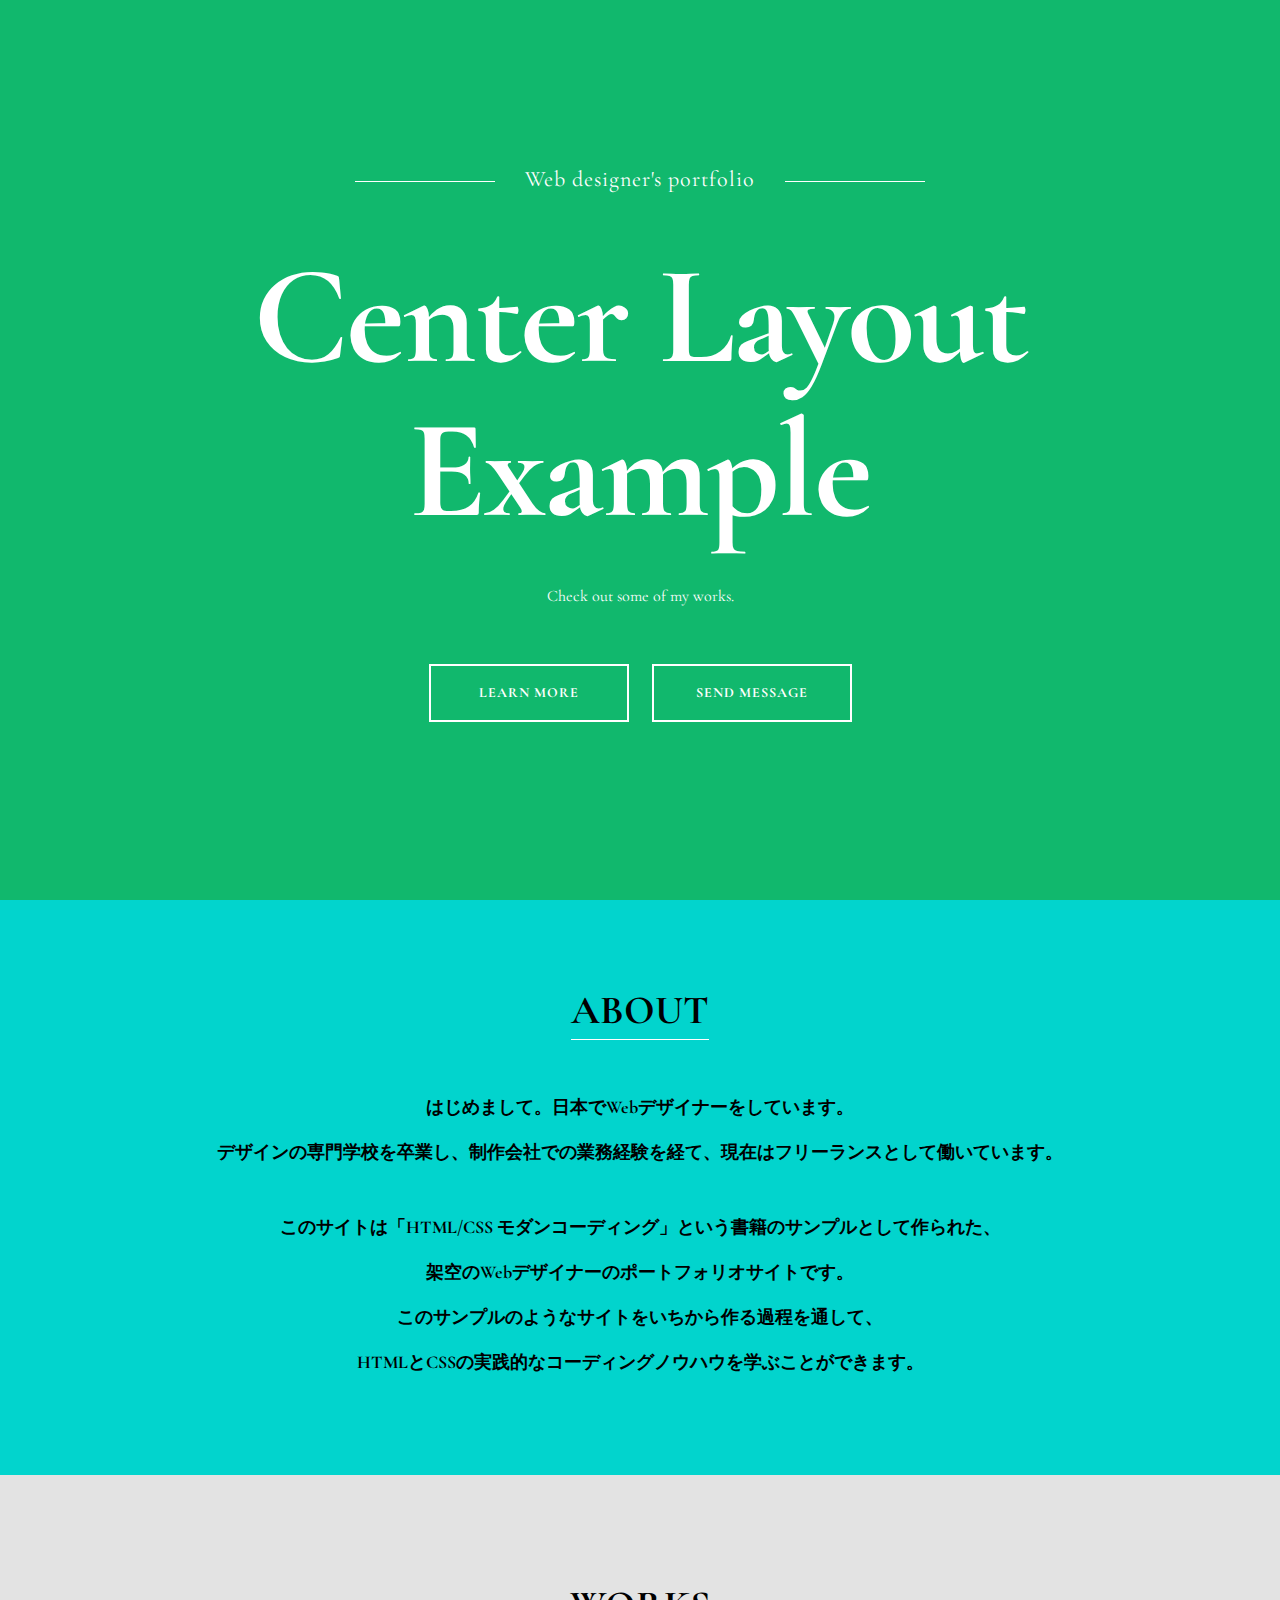
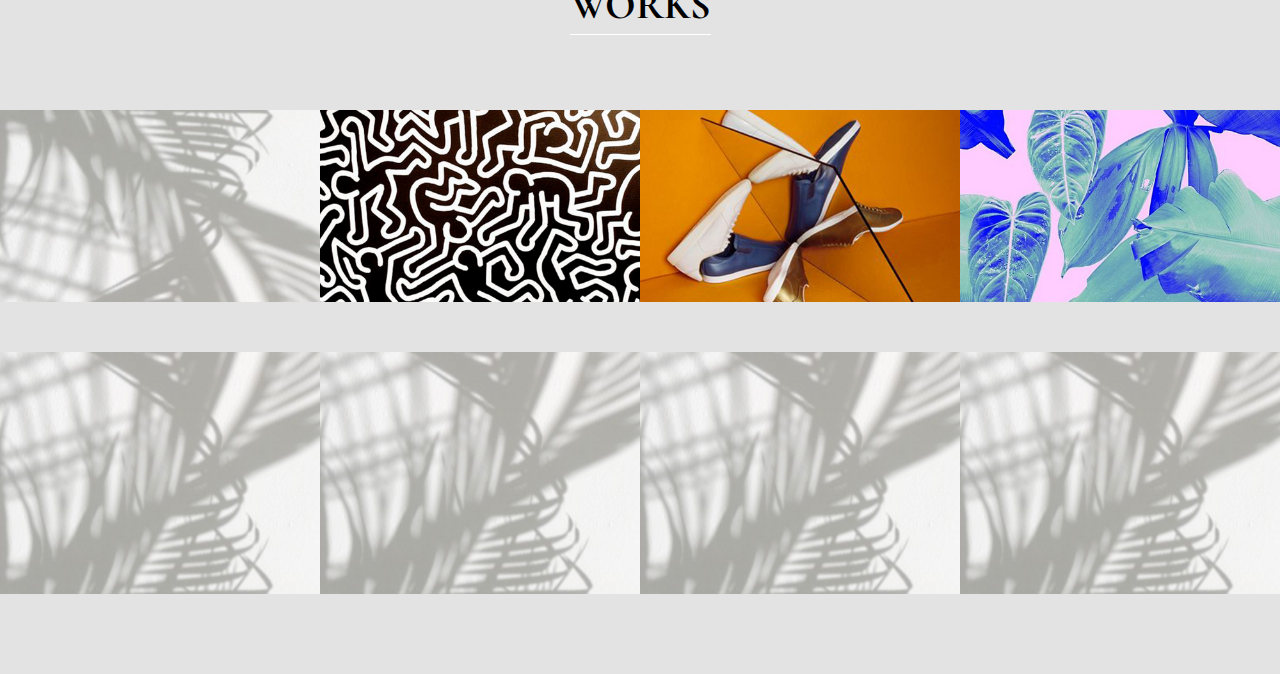
<file: test7/index.html>
<!DOCTYPE html>
<html lang="ja">
  <head>
      <meta charset="utf-8">
      <title>Web Design</title>
      <link rel="stylesheet" href="css/reset.css">
      <link rel="stylesheet" href="css/layout.css">
      <link href="https://fonts.googleapis.com/css?family=Cormorant+Garamond:500,600,700" rel="stylesheet" rel="stylesheet">
  </head>
  <body>
<!---header--------->
    <!-- <div class="s">August23,2017</div> -->
<!---header--------->
    <div class="top">
    <header class="header">
      <p class="site-title-sub">Web designer's portfolio</p>
      <h1 class="site-title">Center Layout<br> Example</h1>
      <p class="site-description">Check out some of my works.</p>
      <div class="buttons">
        <a class="button" href="#about">LEARN MORE</a>
        <a class="button button-showy" href="#contact">SEND MESSAGE</a>
      </div>
    </header>
  </div>
<!---about--------->
    <section class="about" id="about">
      <h2 class="heading">ABOUT</h2>
      <p class="about-text">はじめまして。日本でWebデザイナーをしています。</br>デザインの専門学校を卒業し、制作会社での業務経験を経て、現在はフリーランスとして働いています。</p>
      <p class="about-text">このサイトは「HTML/CSS モダンコーディング」という書籍のサンプルとして作られた、</br>架空のWebデザイナーのポートフォリオサイトです。</br>このサンプルのようなサイトをいちから作る過程を通して、</br>HTMLとCSSの実践的なコーディングノウハウを学ぶことができます。</p>
    </section>
    <!-- <div style="width=100%; height:100px; background-color:pink;"></div> -->
<!---works--------->
    <section class="works">
      <h2 class="heading">WORKS</h2>
      <div class="work-wrapper">
      <div class="work-box">
        <img class="work-image" src="image/1.jpg" alt="制作事例1">
        <p class="work-text">1つ目の制作事例<br>
        簡単な説明<br>
        使用ツール<br>
        <a href="#" class="button">READ MORE</a>
        </p>
      </div>
      <div class="work-box">
        <img class="work-image" src="image/2.jpg" alt="制作事例1">
        <p class="work-text">2つ目の制作事例<br>
        簡単な説明<br>
        使用ツール<br>
        <a href="#" class="button">READ MORE</a>
        </p>
      </div>
      <div class="work-box">
        <img class="work-image" src="image/3.jpg" alt="制作事例1">
        <p class="work-text">3つ目の制作事例<br>
        簡単な説明<br>
        使用ツール<br>
        <a href="#" class="button">READ MORE</a>
        </p>
      </div>
      <div class="work-box">
        <img class="work-image" src="image/4.jpg" alt="制作事例1">
        <p class="work-text">4つ目の制作事例<br>
        簡単な説明<br>
        使用ツール<br>
        <a href="#" class="button">READ MORE</a>
        </p>
      </div>
    </div>
    </section>

<!---about--------->
    <section class="skills">
    </section>

<!---about--------->
    <section class="contact" id="contact">
    </section>

<!---footer--------->
    <footer class="footer">
    </footer>

  </body>
</html>
</file>
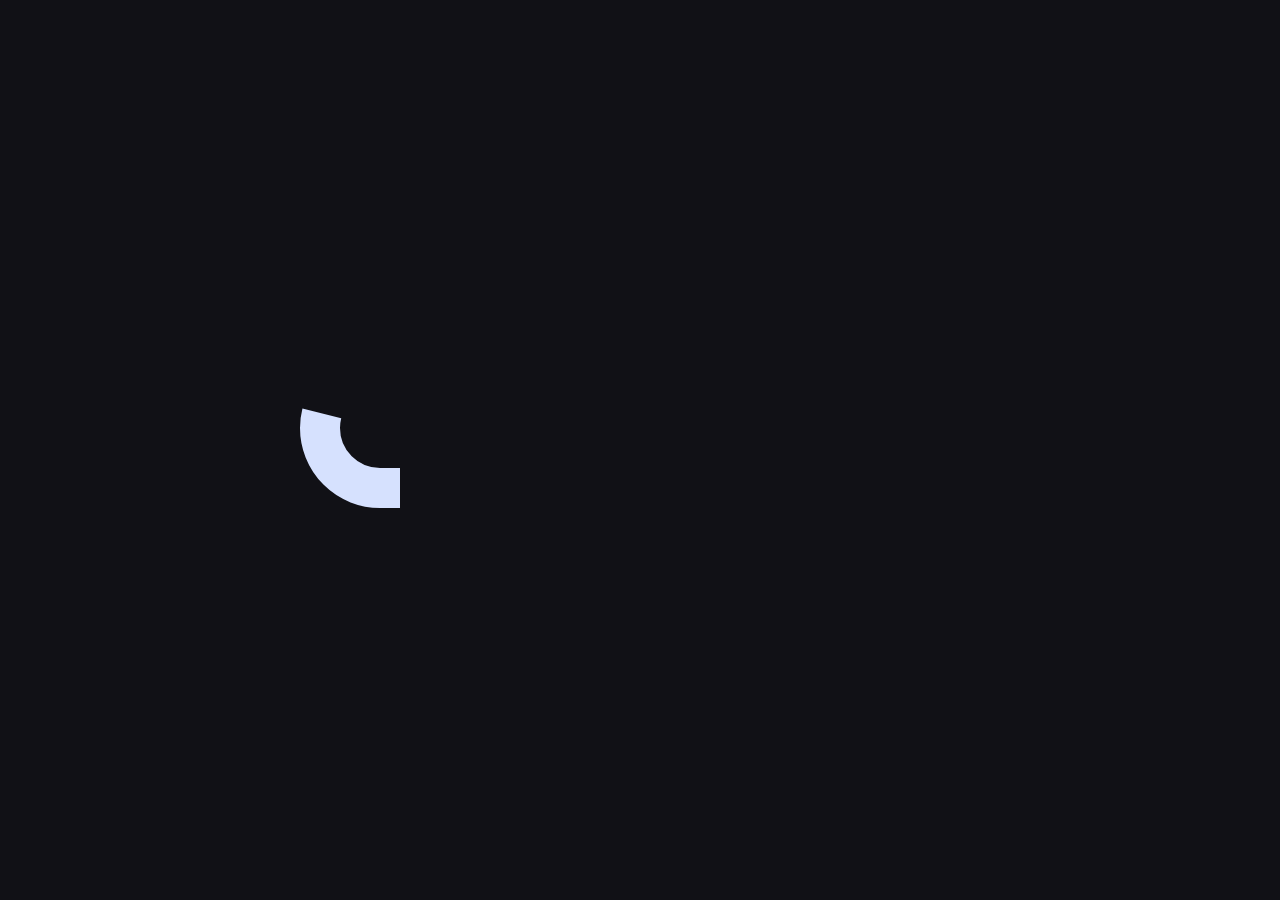
<file: test1_various/_sketch/js/anime-master/index.html>
<!DOCTYPE html>
<html>
<head>
  <title>anime.js</title>
  <meta charset="utf-8">
  <meta name="viewport" content="width=device-width, initial-scale=1, maximum-scale=1">
  <meta property="og:title" content="anime.js">
  <meta property="og:url" content="http://animejs.com">
  <meta property="og:description" content="Javascript Animation Engine">
  <meta property="og:image" content="http://animejs.com/documentation/assets/img/icons/og.png">
  <meta name="twitter:card" content="summary">
  <meta name="twitter:title" content="anime.js">
  <meta name="twitter:site" content="@juliangarnier">
  <meta name="twitter:description" content="Javascript Animation Engine">
  <meta name="twitter:image" content="http://animejs.com/documentation/assets/img/icons/twitter.png">
  <link rel="apple-touch-icon-precomposed" href="documentation/assets/img/icons/apple-touch-icon.png">
  <link rel="icon" type="image/png" href="documentation/assets/img/icons/favicon.png" >
  <link href="documentation/assets/css/anime.css" rel="stylesheet">
  <link href="documentation/assets/css/site.css" rel="stylesheet">
</head>
<body>
  <canvas class="fireworks"></canvas>
  <div class="logo-animation">
    <div class="letters">
      <div class="letter letter-a">
        <svg viewBox="0 0 162 162">
          <g fill="none" fill-rule="evenodd" stroke="#5E89FB">
            <path class="fill in" stroke-width="40" d="M101 141H81a60 60 0 1 1 0-120c33.14 0 59 26.86 60 60v80"/>
            <path class="fill out" stroke-width="40" d="M141 161V81c-1-33.14-26.86-60-60-60a60 60 0 1 0 0 120h20"/>
            <path class="line out" stroke-width="2" d="M121 161V81.33C120.18 58.59 102.7 41 81 41a40 40 0 1 0 0 80h20v40H81A80 80 0 1 1 81 1c43.8 0 78.66 35.27 80 79.7V161h-40z"/>
          </g>
        </svg>
      </div>
      <div class="letter letter-n">
        <svg viewBox="0 0 162 162">
          <g fill="none" fill-rule="evenodd" stroke="#FB155A">
            <path class="fill in" stroke-width="40" d="M21 161V1"/>
            <path class="fill out" stroke-width="40" d="M21 1v160"/>
            <path class="fill in" stroke-width="40" d="M21 161V81c1-33.14 26.86-60 60-60a60 60 0 0 1 60 60v80"/>
            <path class="fill out" stroke-width="40" d="M141 161V81a60 60 0 0 0-60-60c-33.14 0-59 26.86-60 60v80"/>
            <path class="line out" stroke-width="2" d="M41 161V1H1v160h40z"/>
            <path class="line out" stroke-width="2" d="M1 161V80.4C2.35 36.27 37.2 1 81 1a80 80 0 0 1 80 80v80h-40V81a40 40 0 0 0-40-40c-21.7 0-39.18 17.59-40 40.33V161H1z"/>
          </g>
        </svg>
      </div>
      <div class="letter letter-i">
        <svg viewBox="0 0 82 162">
          <g fill="none" fill-rule="evenodd" stroke="#18FF92">
            <path class="fill in" stroke-width="40" d="M21 61v20a60 60 0 0 0 60 60"/>
            <path class="fill out" stroke-width="40" d="M81 141a60 60 0 0 1-60-60V61"/>
            <path class="line out" stroke-width="2" d="M81 121a40 40 0 0 1-40-40V61H1v20a80 80 0 0 0 80 80v-40z"/>
          </g>
        </svg>
      </div>
      <div class="letter letter-m-1">
        <svg viewBox="0 0 162 162">
          <g fill="none" fill-rule="evenodd" stroke="#5E89FB">
            <path class="fill in" stroke-width="40" d="M21 161V1"/>
            <path class="fill out" stroke-width="40" d="M21 1v160"/>
            <path class="fill in" stroke-width="40" d="M21 161V81c1-33.14 26.86-60 60-60a60 60 0 0 1 60 60v80"/>
            <path class="fill out" stroke-width="40" d="M141 161V81a60 60 0 0 0-60-60c-33.14 0-59 26.86-60 60v80"/>
            <path class="line out" stroke-width="2" d="M41 161V1H1v160h40z"/>
            <path class="line out" stroke-width="2" d="M1 161V80.4C2.35 36.27 37.2 1 81 1a80 80 0 0 1 80 80v80h-40V81a40 40 0 0 0-40-40c-21.7 0-39.18 17.59-40 40.33V161H1z"/>
          </g>
        </svg>
      </div>
      <div class="letter letter-m-2">
        <svg viewBox="0 0 162 162">
          <g fill="none" fill-rule="evenodd" stroke="#FB155A">
            <path class="fill in" stroke-width="40" d="M21 161V81c1-33.14 26.86-60 60-60a60 60 0 0 1 60 60v80"/>
            <path class="fill out" stroke-width="40" d="M141 161V81a60 60 0 0 0-60-60c-33.14 0-59 26.86-60 60v80"/>
            <path class="line out" stroke-width="2" d="M1 161V80.4C2.35 36.27 37.2 1 81 1a80 80 0 0 1 80 80v80h-40V81a40 40 0 0 0-40-40c-21.7 0-39.18 17.59-40 40.33V161H1z"/>
          </g>
        </svg>
      </div>
      <div class="letter letter-e">
        <svg viewBox="0 0 162 162">
          <g fill="none" fill-rule="evenodd" stroke="#18FF92">
            <path class="fill in" stroke-width="40" d="M81 101h60V81c-1-33.14-26.86-60-60-60a60 60 0 1 0 0 120"/>
            <path class="fill out" stroke-width="40" d="M81 141a60 60 0 1 1 0-120c33.14 0 59 26.86 60 60v20H81"/>
            <path class="line out" stroke-width="2" d="M81 81v40h80V80.7C159.66 36.27 124.8 1 81 1a80 80 0 1 0 0 160v-40a40 40 0 1 1 0-80c21.6 0 39.01 17.42 39.99 40H81z"/>
          </g>
        </svg>
      </div>
      <div class="logo-icon">
        <div class="icon">
          <svg viewBox="0 0 62 62">
            <g fill="none" fill-rule="evenodd" stroke-width="2" transform="translate(1 1)">
              <path class="icon-curve" stroke="#FF1554" d="M0 16a80.88 80.88 0 0 1 44 44"/>
              <path class="icon-line" stroke="#5E89FB" d="M4 0h54a2 2 0 0 1 2 2.01V58A2 2 0 0 1 58 60H2a2 2 0 0 1-2-2.01V2A2 2 0 0 1 2 0h2z"/>
              <rect width="40" height="40" x="10" y="10" stroke="#18FF92" rx="20"/>
            </g>
          </svg>
        </div>
        <div class="icon-text">
          <svg viewBox="0 0 160 62">
            <g fill="#FBF3FB" fill-rule="evenodd">
              <path d="M27.33 18h1.73l10.15 25.7h-1.69l-3.24-8.24H21.97l-3.28 8.24H17L27.33 18zm6.45 16.1l-5.51-14.55h-.07l-5.73 14.54h11.3z"/>
              <polygon points="51.334 18 53.314 18 69.55 41.58 69.622 41.58 69.622 18 71.206 18 71.206 43.704 69.334 43.704 52.99 19.944 52.918 19.944 52.918 43.704 51.334 43.704"/>
              <polygon points="86.027 18 87.611 18 87.611 43.704 86.027 43.704"/>
              <polygon points="102.433 18 104.701 18 114.745 41.94 114.817 41.94 124.753 18 127.021 18 127.021 43.704 125.437 43.704 125.437 19.944 125.365 19.944 115.573 43.704 113.989 43.704 104.089 19.944 104.017 19.944 104.017 43.704 102.433 43.704"/>
              <polygon points="141.843 18 159.123 18 159.123 19.368 143.427 19.368 143.427 29.664 158.187 29.664 158.187 31.032 143.427 31.032 143.427 42.336 159.303 42.336 159.303 43.704 141.843 43.704"/>
            </g>
          </svg>
        </div>
      </div>
      <div class="dot dot-i">
        <svg viewBox="0 0 42 42">
          <g fill="none" fill-rule="evenodd">
            <rect width="40" height="40" x="1" y="1" fill="#17F28C" rx="20"/>
          </g>
        </svg>
      </div>
      <div class="dot dot-e">
        <svg viewBox="0 0 42 42">
          <g fill="none" fill-rule="evenodd">
            <rect width="40" height="40" x="1" y="1" fill="#FFFFFF" rx="20"/>
          </g>
        </svg>
      </div>
    </div>
  </div>
  <div class="info">
    <p class="description">
      Javascript Animation Engine
    </p>
    <div class="links">
      <a class="button blue" href="documentation" target="_blank">
        <svg viewBox="0 0 180 60">
          <path d="M10,10 C10,10 50,9.98999977 90,9.98999977 C130,9.98999977 170,10 170,10 C170,10 170.009995,20 170.009995,30 C170.009995,40 170,50 170,50 C170,50 130,50.0099983 90,50.0099983 C50,50.0099983 10,50 10,50 C10,50 9.98999977,40 9.98999977,30 C9.98999977,20 10,10 10,10 Z"></path>
        </svg>
        <span>Documentation</span>
      </a>
      <a class="button blue" href="https://codepen.io/collection/XLebem/" target="_blank">
        <svg viewBox="0 0 180 60">
          <path d="M10,10 C10,10 50,9.98999977 90,9.98999977 C130,9.98999977 170,10 170,10 C170,10 170.009995,20 170.009995,30 C170.009995,40 170,50 170,50 C170,50 130,50.0099983 90,50.0099983 C50,50.0099983 10,50 10,50 C10,50 9.98999977,40 9.98999977,30 C9.98999977,20 10,10 10,10 Z"></path>
        </svg>
        <span>CodePen</span>
      </a>
      <a class="button green" href="https://github.com/juliangarnier/anime" target="_blank">
        <svg viewBox="0 0 180 60">
          <path d="M10,10 C10,10 50,9.98999977 90,9.98999977 C130,9.98999977 170,10 170,10 C170,10 170.009995,20 170.009995,30 C170.009995,40 170,50 170,50 C170,50 130,50.0099983 90,50.0099983 C50,50.0099983 10,50 10,50 C10,50 9.98999977,40 9.98999977,30 C9.98999977,20 10,10 10,10 Z"></path>
        </svg>
        <span>GitHub</span>
      </a>
    </div>
    <p class="credits">
      v<span class="version">0.0</span> © <span class="date">2016</span> <a href="http://juliangarnier.com" target="_blank">Julian Garnier</a>
    </p>
  </div>
  <script>
    (function(i,s,o,g,r,a,m){i['GoogleAnalyticsObject']=r;i[r]=i[r]||function(){
      (i[r].q=i[r].q||[]).push(arguments)},i[r].l=1*new Date();a=s.createElement(o),
      m=s.getElementsByTagName(o)[0];a.async=1;a.src=g;m.parentNode.insertBefore(a,m)
    })(window,document,'script','https://www.google-analytics.com/analytics.js','ga');
    ga('create', 'UA-79927007-1', 'auto');
    ga('send', 'pageview');
  </script>
  <script src="anime.min.js"></script>
  <script src="documentation/assets/js/fireworks.js"></script>
  <script src="documentation/assets/js/site.js"></script>
</body>
</html>
</file>
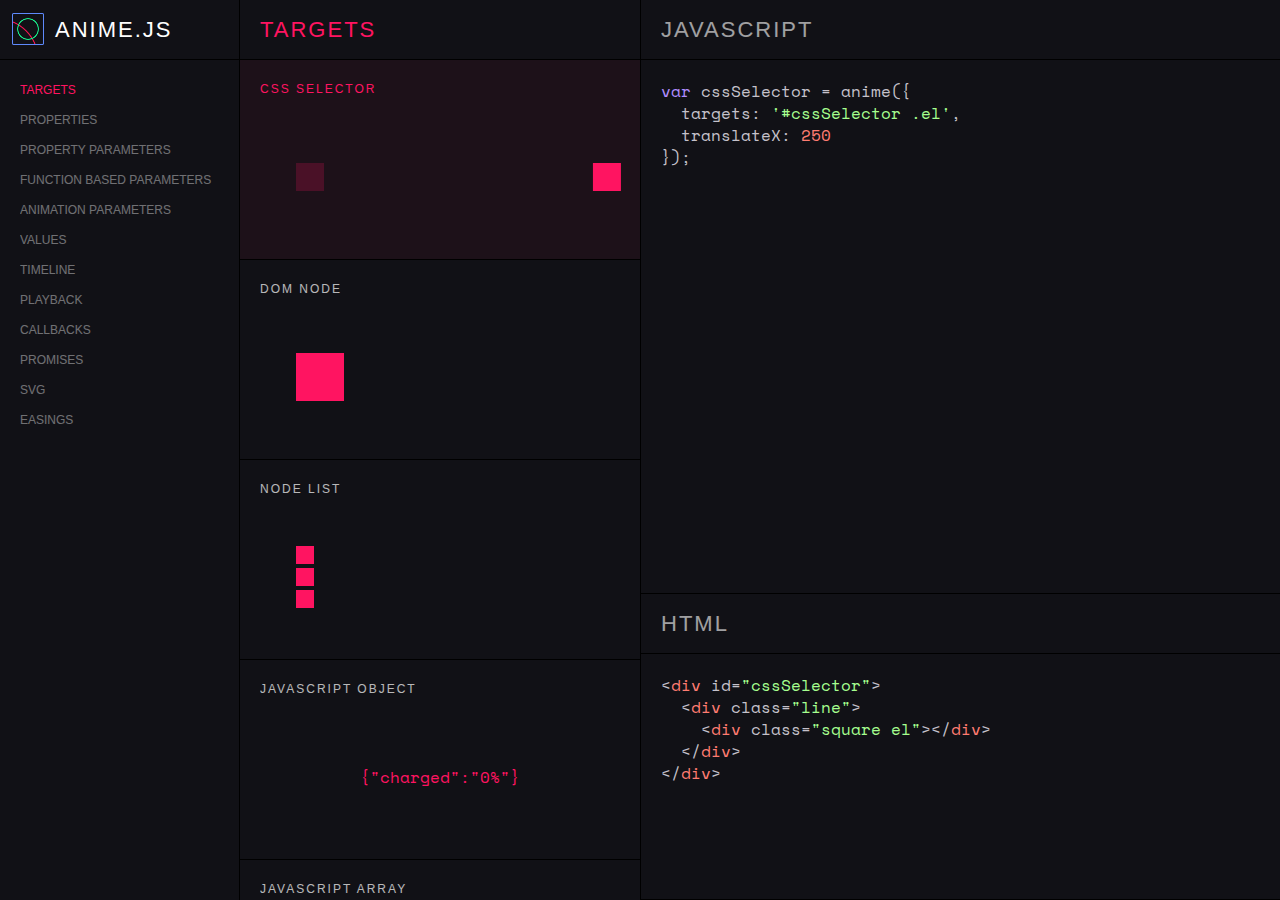
<file: test1_various/_sketch/js/anime-master/documentation/index.html>
<!DOCTYPE html>
<html>
<head>
  <title>Documentation | anime.js</title>
  <meta charset="utf-8">
  <meta name="viewport" content="width=device-width, initial-scale=1, maximum-scale=1">
  <meta property="og:title" content="anime.js">
  <meta property="og:url" content="http://animejs.com">
  <meta property="og:description" content="Javascript Animation Engine">
  <meta property="og:image" content="http://animejs.com/documentation/assets/img/icons/og.png">
  <meta name="twitter:card" content="summary">
  <meta name="twitter:title" content="anime.js">
  <meta name="twitter:site" content="@juliangarnier">
  <meta name="twitter:description" content="Javascript Animation Engine">
  <meta name="twitter:image" content="http://animejs.com/documentation/assets/img/icons/twitter.png">
  <link rel="apple-touch-icon-precomposed" href="assets/img/icons/apple-touch-icon.png">
  <link rel="icon" type="image/png" href="assets/img/icons/favicon.png" >
  <link href="https://fonts.googleapis.com/css?family=Space+Mono" rel="stylesheet">
  <link href="assets/css/anime.css" rel="stylesheet">
  <link href="assets/css/anime-theme.css" rel="stylesheet">
  <link href="assets/css/documentation.css" rel="stylesheet">
  <script src="../anime.min.js"></script>
</head>
<body>
  <div class="content">
    <header class="header">
      <a class="logo" href="https://github.com/juliangarnier/anime/"><h1>anime.js</h1></a>
    </header>
    <section class="pane sidebar">
      <nav class="navigation"></nav>
    </section>
    <section class="pane demos">

<!-- TARGETS -->
<article id="targets" class="color-01">
  <header>
    <h2 class="demos-title">Targets</h2>
  </header>

<div id="cssSelector" class="demo">
  <h3 class="demo-title">CSS Selector</h3>
  <div class="demo-content">
    <div class="line">
      <div class="square shadow"></div>
      <div class="square el"></div>
    </div>
  </div>
<script>var cssSelector = anime({
  targets: '#cssSelector .el',
  translateX: 250
});
</script>
</div>

<div id="domNode" class="demo">
  <h3 class="demo-title">DOM Node</h3>
  <div class="demo-content">
    <div class="large square shadow"></div>
    <div class="large square el"></div>
  </div>
<script>var el = document.querySelector('#domNode .el');

var domNode = anime({
  targets: el,
  translateX: 250
});
</script>
</div>

<div id="nodeList" class="demo">
  <h3 class="demo-title">Node List</h3>
  <div class="demo-content">
    <div class="line">
      <div class="small square shadow"></div>
      <div class="small square el"></div>
    </div>
    <div class="line">
      <div class="small square shadow"></div>
      <div class="small square el"></div>
    </div>
    <div class="line">
      <div class="small square shadow"></div>
      <div class="small square el"></div>
    </div>
  </div>
<script>var els = document.querySelectorAll('#nodeList .el');

var nodeList = anime({
  targets: els,
  translateX: 250
});
</script>
</div>

<div id="JSobject" class="demo">
  <h3 class="demo-title">JavaScript Object</h3>
  <div class="demo-content">
    <pre>{"charged":"0"}</pre>
  </div>
<script>var obj = { charged: '0%' };

var JSobject = anime({
  targets: obj,
  charged: '100%',
  round: 1,
  easing: 'linear',
  update: function() {
    var el = document.querySelector('#JSobject pre');
    el.innerHTML = JSON.stringify(obj);
  }
});
</script>
</div>

<div id="JSarray" class="demo">
  <h3 class="demo-title">JavaScript Array</h3>
  <div class="demo-content">
    <div class="line">
      <div class="square shadow"></div>
      <div class="square el-01"></div>
    </div>
    <div class="line">
      <div class="square shadow"></div>
      <div class="square el-02"></div>
    </div>
    <div class="line">
      <div class="square shadow"></div>
      <div class="square el-03"></div>
    </div>
  </div>
<script>var el = document.querySelector('#JSarray .el-01');

var JSarray = anime({
  targets: [el, '#JSarray .el-02', '#JSarray .el-03'],
  translateX: 250
});
</script>
</div>

</article>
<!-- -->

<!-- ANIMATABLE PROPERTIES -->
<article id="properties" class="color-02">
<header>
  <h2 class="demos-title">Properties</h2>
</header>

<div id="cssProperties" class="demo">
  <h3 class="demo-title">CSS</h3>
  <div class="demo-content">
    <div class="large square shadow"></div>
    <div class="large square el"></div>
  </div>
<script>var cssProperties = anime({
  targets: '#cssProperties .el',
  left: '240px',
  backgroundColor: '#FFF',
  borderRadius: 40,
  easing: 'easeInOutQuad'
});
</script>
</div>

<div id="CSStransforms" class="demo">
  <h3 class="demo-title">CSS Transforms</h3>
  <div class="demo-content">
    <div class="square shadow"></div>
    <div class="square el"></div>
  </div>
<script>var CSStransforms = anime({
  targets: '#CSStransforms .el',
  translateX: 250,
  scale: 2,
  rotate: '1turn'
});
</script>
</div>

<div id="JSobjectProp" class="demo">
  <h3 class="demo-title">Object properties</h3>
<div class="demo-content"><pre>{"myProperty":"0"}</pre></div>
<script>var myObject = {
  prop1: 0,
  prop2: '0%'
}
var JSobjectProp = anime({
  targets: myObject,
  prop1: 50,
  prop2: '100%',
  easing: 'linear',
  round: 1,
  update: function() {
    var el = document.querySelector('#JSobjectProp pre');
    el.innerHTML = JSON.stringify(myObject);
  }
});
</script>
</div>

<div id="domAttributes" class="demo">
  <h3 class="demo-title">DOM Attributes</h3>
  <div class="demo-content">
    <input class="text-output" value="0"></input>
  </div>
<script>var domAttributes = anime({
  targets: '#domAttributes input',
  value: 1000,
  round: 1,
  easing: 'easeInOutExpo'
});
</script>
</div>

<div id="svgAttributes" class="demo">
  <h3 class="demo-title">SVG Attributes</h3>
  <div class="demo-content align-center">
<svg width="128" height="128" viewBox="0 0 128 128">
  <polygon points="64 68.64 8.574 100 63.446 67.68 64 4 64.554 67.68 119.426 100" fill="currentColor"/>
</svg>
  </div>
<script>var svgAttributes = anime({
  targets: '#svgAttributes polygon',
  points: '64 128 8.574 96 8.574 32 64 0 119.426 32 119.426 96',
  easing: 'easeInOutExpo'
});
</script>
</div>

</article>
<!-- -->

<!-- PROPERTY PARAMETERS -->
<article id="propertyParameters" class="color-03">
  <header>
    <h2 class="demos-title">Property parameters</h2>
  </header>

<div id="duration" class="demo">
  <h3 class="demo-title">Duration</h3>
  <div class="demo-content">
    <div class="square shadow"></div>
    <div class="square el"></div>
  </div>
<script>var duration = anime({
  targets: '#duration .el',
  translateX: 250,
  duration: 3000
});
</script>
</div>

<div id="delay" class="demo">
  <h3 class="demo-title">Delay</h3>
  <div class="demo-content">
<div class="square shadow"></div>
<div class="square el"></div>
  </div>
<script>var delay = anime({
  targets: '#delay .el',
  translateX: 250,
  delay: 1000
});
</script>
</div>

<div id="easing" class="demo">
  <h3 class="demo-title">Easing</h3>
  <div class="demo-content">
    <div class="square shadow"></div>
    <div class="square el"></div>
  </div>
<script>var easing = anime({
  targets: '#easing .el',
  translateX: 250,
  easing: 'easeInOutQuart'
});
</script>
</div>

<div id="specificPropertyParameters" class="demo">
  <h3 class="demo-title">Specific property parameters</h3>
  <div class="demo-content">
    <div class="square shadow"></div>
    <div class="square el"></div>
  </div>
<script>var specificPropertyParameters = anime({
  targets: '#specificPropertyParameters .el',
  translateX: {
    value: 250,
    duration: 800
  },
  rotate: {
    value: 360,
    duration: 1800,
    easing: 'easeInOutSine'
  },
  scale: {
    value: 2,
    duration: 1600,
    delay: 800,
    easing: 'easeInOutQuart'
  },
  delay: 250 // All properties except 'scale' inherit 250ms delay
});
</script>
</div>

</article>
<!-- -->

<!-- FUNCTION BASED PARAMETERS -->
<article id="functionBasedParameters" class="color-04">
<header>
  <h2 class="demos-title">Function based parameters</h2>
</header>

<div id="functionBasedDuration" class="demo">
  <h3 class="demo-title">Duration</h3>
  <div class="demo-content">
    <div class="line">
      <div class="small square shadow"></div>
      <div class="small square el"></div>
    </div>
    <div class="line">
      <div class="small square shadow"></div>
      <div class="small square el"></div>
    </div>
    <div class="line">
      <div class="small square shadow"></div>
      <div class="small square el"></div>
    </div>
  </div>
<script>var functionBasedDuration = anime({
  targets: '#functionBasedDuration .el',
  translateX: 250,
  direction: 'alternate',
  loop: true,
  duration: function(el, i, l) {
    return 1000 + (i * 1000);
  }
});
</script>
</div>

<div id="functionBasedDelay" class="demo">
  <h3 class="demo-title">Delay</h3>
  <div class="demo-content">
    <div class="line">
      <div class="small square shadow"></div>
      <div class="small square el"></div>
    </div>
    <div class="line">
      <div class="small square shadow"></div>
      <div class="small square el"></div>
    </div>
    <div class="line">
      <div class="small square shadow"></div>
      <div class="small square el"></div>
    </div>
  </div>
<script>var functionBasedDelay = anime({
  targets: '#functionBasedDelay .el',
  translateX: 250,
  direction: 'alternate',
  loop: true,
  delay: function(el, i, l) {
    return i * 100;
  }
});
</script>
</div>

<div id="functionBasedElasticity" class="demo">
  <h3 class="demo-title">Elasticity</h3>
  <div class="demo-content">
    <div class="line">
      <div class="small square shadow"></div>
      <div class="small square el"></div>
    </div>
    <div class="line">
      <div class="small square shadow"></div>
      <div class="small square el"></div>
    </div>
    <div class="line">
      <div class="small square shadow"></div>
      <div class="small square el"></div>
    </div>
  </div>
<script>var functionBasedElasticity = anime({
  targets: '#functionBasedElasticity .el',
  translateX: 250,
  direction: 'alternate',
  loop: true,
  elasticity: function(el, i, l) {
    return (200 + i * 200);
  }
});
</script>
</div>

<div id="combinedFunctionBasedProp" class="demo">
  <h3 class="demo-title">Combined</h3>
  <div class="demo-content">
    <div class="line">
      <div class="square shadow"></div>
      <div data-duration="2000" class="square el"></div>
    </div>
    <div class="line">
      <div class="square shadow"></div>
      <div data-duration="1500" class="square el"></div>
    </div>
    <div class="line">
      <div class="square shadow"></div>
      <div data-duration="1000" class="square el"></div>
    </div>
  </div>
<script>var combinedFunctionBasedProp = anime({
  targets: '#combinedFunctionBasedProp .el',
  translateX: 100,
  translateX: 250,
  rotate: 180,
  duration: function(target) {
    // Duration based on every div 'data-duration' attribute
    return target.getAttribute('data-duration');
  },
  delay: function(target, index) {
    // 100ms delay multiplied by every div index, in ascending order
    return index * 100;
  },
  elasticity: function(target, index, totalTargets) {
    // Elasticity multiplied by every div index, in descending order
    return 200 + ((totalTargets - index) * 200);
  },
  direction: 'alternate',
  loop: true
});
</script>
</div>

</article>
<!-- -->

<!-- ANIMATION PARAMETERS -->
<article id="animationParameters" class="color-05">
  <header>
    <h2 class="demos-title">Animation parameters</h2>
  </header>

<div id="alternate" class="demo">
  <h3 class="demo-title">Direction alternate</h3>
  <div class="demo-content">
    <div class="square shadow"></div>
    <div class="square el"></div>
  </div>
<script>var alternate = anime({
  targets: '#alternate .el',
  translateX: 250,
  direction: 'alternate'
});
</script>
</div>

<div id="reverse" class="demo">
  <h3 class="demo-title">Direction reverse</h3>
  <div class="demo-content">
    <div class="square shadow"></div>
    <div class="square el"></div>
  </div>
<script>var reverse = anime({
  targets: '#reverse .el',
  translateX: 250,
  direction: 'reverse'
});
</script>
</div>

<div id="loop" class="demo">
  <h3 class="demo-title">Loop (x times)</h3>
  <div class="demo-content">
    <div class="square shadow"></div>
    <div class="square el"></div>
  </div>
<script>var loop = anime({
  targets: '#loop .el',
  translateX: 250,
  loop: 3
});
</script>
</div>

<div id="loopAlternate" class="demo">
  <h3 class="demo-title">Loop alternate (x times)</h3>
  <div class="demo-content">
    <div class="square shadow"></div>
    <div class="square el"></div>
  </div>
<script>var loopAlternate = anime({
  targets: '#loopAlternate .el',
  translateX: 250,
  loop: 3,
  direction: 'alternate'
});
</script>
</div>

<div id="loopReverse" class="demo">
  <h3 class="demo-title">Loop reverse (x times)</h3>
  <div class="demo-content">
    <div class="square shadow"></div>
    <div class="square el"></div>
  </div>
<script>var loopReverse = anime({
  targets: '#loopReverse .el',
  translateX: 250,
  loop: 3,
  direction: 'reverse'
});
</script>
</div>

<div id="infiniteLoop" class="demo">
  <h3 class="demo-title">Infinite loop</h3>
  <div class="demo-content">
    <div class="square shadow"></div>
    <div class="square el"></div>
  </div>
<script>var infiniteLoop = anime({
  targets: '#infiniteLoop .el',
  translateX: 250,
  loop: true
});
</script>
</div>

<div id="infiniteLoopAlternate" class="demo">
  <h3 class="demo-title">Infinite loop alternate</h3>
  <div class="demo-content">
    <div class="square shadow"></div>
    <div class="square el"></div>
  </div>
<script>var infiniteLoopAlternate = anime({
  targets: '#infiniteLoopAlternate .el',
  translateX: 250,
  direction: 'alternate',
  loop: true
});
</script>
</div>

<div id="infiniteLoopReverse" class="demo">
  <h3 class="demo-title">Infinite loop reverse</h3>
  <div class="demo-content">
    <div class="square shadow"></div>
    <div class="square el"></div>
  </div>
<script>var infiniteLoopReverse = anime({
  targets: '#infiniteLoopReverse .el',
  translateX: 250,
  direction: 'reverse',
  loop: true
});
</script>
</div>

</article>
<!-- -->

<!-- VALUES -->
<article id="values" class="color-06">
<header>
  <h2 class="demos-title">Values</h2>
</header>

<div id="unitlessValue" class="demo">
  <h3 class="demo-title">Unitless</h3>
  <div class="demo-content">
    <div class="square shadow"></div>
    <div class="square el"></div>
  </div>
<script>var unitlessValue = anime({
  targets: '#unitlessValue .el',
  translateX: 250,
  rotate: 540
});
</script>
</div>

<div id="specificUnitValue" class="demo">
  <h3 class="demo-title">Specific unit</h3>
  <div class="demo-content">
    <div class="square shadow"></div>
    <div class="square el"></div>
  </div>
<script>var specificUnitValue = anime({
  targets: '#specificUnitValue .el',
  translateX: '20em',
  rotate: '1.5turn'
});
</script>
</div>

<div id="relativeValues" class="demo">
  <h3 class="demo-title">Relative</h3>
  <div class="demo-content">
    <div class="square shadow"></div>
    <div class="square el" style="transform: translateX(100px)"></div>
  </div>
<script>var relativeValues = anime({
  targets: '#relativeValues .el',
  translateX: {
    value: '+=150',
    duration: 1000
  },
  width: {
    value: '-=10',
    duration: 1800,
    easing: 'easeInOutSine'
  },
  height: {
    value: '*=4',
    duration: 1800,
    easing: 'easeInOutSine'
  },
  direction: 'alternate'
});
</script>
</div>

<div id="colors" class="demo">
  <h3 class="demo-title">Colors</h3>
  <div class="demo-content">
    <div class="line">
      <div class="square shadow"></div>
      <div class="square el"></div>
    </div>
    <div class="line">
      <div class="square shadow"></div>
      <div class="square el"></div>
    </div>
    <div class="line">
      <div class="square shadow"></div>
      <div class="square el"></div>
    </div>
  </div>
<script>

var colors = anime({
  targets: '#colors .el',
  translateX: 250,
  backgroundColor: [
    {value: '#FFF'}, // Or #FFFFFF
    {value: 'rgb(255, 0, 0)'},
    {value: 'hsl(100, 60%, 60%)'}
  ],
  easing: 'linear',
  direction: 'alternate',
  duration: 2000
});
</script>
</div>

<div id="specificInitialValue" class="demo">
  <h3 class="demo-title">Specific initial value</h3>
  <div class="demo-content">
    <div class="square shadow"></div>
    <div class="square el"></div>
  </div>
<script>var specificInitialValue = anime({
  targets: '#specificInitialValue .el',
  translateX: [100, 250],
  delay: 500,
  direction: 'alternate',
  loop: true
});
</script>
</div>

<div id="functionBasedPropVal" class="demo">
  <h3 class="demo-title">Function based values</h3>
  <div class="demo-content">
    <div class="line">
      <div class="small square shadow"></div>
      <div data-x="160" class="small square el"></div>
    </div>
    <div class="line">
      <div class="small square shadow"></div>
      <div data-x="80" class="small square el"></div>
    </div>
    <div class="line">
      <div class="small square shadow"></div>
      <div data-x="250" class="small square el"></div>
    </div>
  </div>
<script>var functionBasedPropVal = anime({
  targets: '#functionBasedPropVal .el',
  translateX: function(el) {
    return el.getAttribute('data-x');
  },
  translateY: function(el, i) {
    return 50 + (-50 * i);
  },
  scale: function(el, i, l) {
    return (l - i) + .25;
  },
  rotate: function() { return anime.random(-360, 360); },
  duration: function() { return anime.random(1200, 1800); },
  duration: function() { return anime.random(800, 1600); },
  delay: function() { return anime.random(0, 1000); },
  direction: 'alternate',
  loop: true
});
</script>
</div>

<div id="keyframes" class="demo">
  <h3 class="demo-title">Keyframes</h3>
  <div class="demo-content">
    <div class="square shadow"></div>
    <div class="square el"></div>
  </div>
<script>var keyframes = anime({
  targets: '#keyframes .el',
  translateX: [
    { value: 250, duration: 1000, delay: 500, elasticity: 0 },
    { value: 0, duration: 1000, delay: 500, elasticity: 0 }
  ],
  translateY: [
    { value: -40, duration: 500, elasticity: 100 },
    { value: 40, duration: 500, delay: 1000, elasticity: 100 },
    { value: 0, duration: 500, delay: 1000, elasticity: 100 }
  ],
  scaleX: [
    { value: 4, duration: 100, delay: 500, easing: 'easeOutExpo' },
    { value: 1, duration: 900, elasticity: 300 },
    { value: 4, duration: 100, delay: 500, easing: 'easeOutExpo' },
    { value: 1, duration: 900, elasticity: 300 }
  ],
  scaleY: [
    { value: [1.75, 1], duration: 500 },
    { value: 2, duration: 50, delay: 1000, easing: 'easeOutExpo' },
    { value: 1, duration: 450 },
    { value: 1.75, duration: 50, delay: 1000, easing: 'easeOutExpo' },
    { value: 1, duration: 450 }
  ],
  loop: true
});
</script>
</div>

</article>
<!-- -->

<!-- TIMELINE -->
<article id="timeline" class="color-07">
<header>
  <h2 class="demos-title">Timeline</h2>
</header>

<div id="basicTimeline" class="demo">
  <h3 class="demo-title">Basic timeline</h3>
  <div class="demo-content">
    <div class="line">
      <div class="square shadow"></div>
      <div class="square el"></div>
    </div>
    <div class="line">
      <div class="circle shadow"></div>
      <div class="circle el"></div>
    </div>
    <div class="line">
      <div class="triangle shadow"></div>
      <div class="triangle el"></div>
    </div>
  </div>
<script>var basicTimeline = anime.timeline();

basicTimeline
  .add({
    targets: '#basicTimeline .square.el',
    translateX: 250,
    easing: 'easeOutExpo'
  })
  .add({
    targets: '#basicTimeline .circle.el',
    translateX: 250,
    easing: 'easeOutExpo'
  })
  .add({
    targets: '#basicTimeline .triangle.el',
    translateX: 250,
    easing: 'easeOutExpo'
  });

</script>
</div>

<div id="relativeOffset" class="demo">
  <h3 class="demo-title">Relative offset</h3>
  <div class="demo-content">
    <div class="line">
      <div class="square shadow"></div>
      <div class="square el"></div>
    </div>
    <div class="line">
      <div class="circle shadow"></div>
      <div class="circle el"></div>
    </div>
    <div class="line">
      <div class="triangle shadow"></div>
      <div class="triangle el"></div>
    </div>
  </div>
<script>var relativeOffset = anime.timeline();

relativeOffset
  .add({
    targets: '#relativeOffset .square.el',
    translateX: 250,
    easing: 'easeOutExpo',
  })
  .add({
    targets: '#relativeOffset .circle.el',
    translateX: 250,
    easing: 'easeOutExpo',
    offset: '-=600' // Starts 600ms before the previous animation ends
  })
  .add({
    targets: '#relativeOffset .triangle.el',
    translateX: 250,
    easing: 'easeOutExpo',
    offset: '-=800' // Starts 800ms before the previous animation ends
  });

</script>
</div>

<div id="absoluteOffset" class="demo">
  <h3 class="demo-title">Absolute offset</h3>
  <div class="demo-content">
    <div class="line">
      <div class="square shadow"></div>
      <div class="square el"></div>
    </div>
    <div class="line">
      <div class="circle shadow"></div>
      <div class="circle el"></div>
    </div>
    <div class="line">
      <div class="triangle shadow"></div>
      <div class="triangle el"></div>
    </div>
  </div>
<script>var absoluteOffset = anime.timeline();

absoluteOffset
  .add({
    targets: '#absoluteOffset .square.el',
    translateX: 250,
    easing: 'easeOutExpo',
    offset: 1000 // Starts at 1000ms of the timeline
  })
  .add({
    targets: '#absoluteOffset .circle.el',
    translateX: 250,
    easing: 'easeOutExpo',
    offset: 500 // Starts at 500ms of the timeline
  })
  .add({
    targets: '#absoluteOffset .triangle.el',
    translateX: 250,
    easing: 'easeOutExpo',
    offset: 0 // Starts at 0ms of the timeline
  });

</script>
</div>

<div id="timelineParameters" class="demo">
  <h3 class="demo-title">Timeline parameters</h3>
  <div class="demo-content">
    <div class="line">
      <div class="square shadow"></div>
      <div class="square el"></div>
    </div>
    <div class="line">
      <div class="circle shadow"></div>
      <div class="circle el"></div>
    </div>
    <div class="line">
      <div class="triangle shadow"></div>
      <div class="triangle el"></div>
    </div>
  </div>
<script>var timelineParameters = anime.timeline({
  direction: 'alternate',
  loop: true
});

timelineParameters
  .add({
    targets: '#timelineParameters .square.el',
    translateX: [ { value: 80 }, { value: 160 }, { value: 250 } ],
    translateY: [ { value: 30 }, { value: 60 }, { value: 60 } ],
    duration: 3000
  })
  .add({
    targets: '#timelineParameters .circle.el',
    translateX: [ { value: 80 }, { value: 160 }, { value: 250 } ],
    translateY: [ { value: 30 }, { value: -30 }, { value: -30 } ],
    duration: 3000,
    offset: 200
  })
  .add({
    targets: '#timelineParameters .triangle.el',
    translateX: [ { value: 80 }, { value: 250 } ],
    translateY: [ { value: -60 }, { value: -30 }, { value: -30 } ],
    duration: 3000,
    offset: 400
  });

</script>
</div>

</article>
<!-- -->

<!-- PLAYBACK -->
<article id="playback" class="color-08">
<header>
  <h2 class="demos-title">Playback</h2>
</header>

<div id="playPause" class="demo controls">
  <h3 class="demo-title">Play / Pause</h3>
  <div class="demo-content">
    <div class="line">
      <div class="small square shadow"></div>
      <div class="small square el"></div>
    </div>
    <div class="line">
      <div class="small square shadow"></div>
      <div class="small square el"></div>
    </div>
    <div class="line">
      <div class="small square shadow"></div>
      <div class="small square el"></div>
    </div>
    <div class="line player">
      <button class="play">Play</button>
      <button class="pause">Pause</button>
    </div>
  </div>
<script>var playPause = anime({
  targets: '#playPause .el',
  translateX: 250,
  delay: function(el, i, l) { return i * 100; },
  direction: 'alternate',
  loop: true,
  autoplay: false
});

document.querySelector('#playPause .play').onclick = playPause.play;
document.querySelector('#playPause .pause').onclick = playPause.pause;

</script>
</div>

<div id="restartAnim" class="demo">
  <h3 class="demo-title">Restart</h3>
  <div class="demo-content">
    <div class="line">
      <div class="small square shadow"></div>
      <div class="small square el"></div>
    </div>
    <div class="line">
      <div class="small square shadow"></div>
      <div class="small square el"></div>
    </div>
    <div class="line">
      <div class="small square shadow"></div>
      <div class="small square el"></div>
    </div>
    <div class="line player">
      <button class="restart">Restart</button>
    </div>
  </div>
<script>var restartAnim = anime({
  targets: '#restartAnim .el',
  translateX: 250,
  delay: function(el, i, l) { return i * 100; },
  direction: 'alternate',
  loop: true
});

document.querySelector('#restartAnim .restart').onclick = restartAnim.restart;

</script>
</div>

<div id="reverseAnim" class="demo controls">
  <h3 class="demo-title">Reverse</h3>
  <div class="demo-content">
    <div class="line">
      <div class="small square shadow"></div>
      <div class="small square el"></div>
    </div>
    <div class="line">
      <div class="small square shadow"></div>
      <div class="small square el"></div>
    </div>
    <div class="line">
      <div class="small square shadow"></div>
      <div class="small square el"></div>
    </div>
    <div class="line player">
      <button class="reverse">Reverse</button>
    </div>
  </div>
<script>var reverseAnim = anime({
  targets: '#reverseAnim .el',
  translateX: 250,
  duration: 2000,
  delay: function(el, i, l) { return i * 200; }
});

document.querySelector('#reverseAnim .reverse').onclick = function() {
  reverseAnim.play();
  reverseAnim.reverse();
}

</script>
</div>

<div id="seekAnim" class="demo controls">
  <h3 class="demo-title">Seek</h3>
  <div class="demo-content">
    <div class="line">
      <div class="small square shadow"></div>
      <div class="small square el"></div>
    </div>
    <div class="line">
      <div class="small square shadow"></div>
      <div class="small square el"></div>
    </div>
    <div class="line">
      <div class="small square shadow"></div>
      <div class="small square el"></div>
    </div>
    <div class="line player">
      <input class="progress" step=".001" type="range" min="0" max="100" value="0"></input>
    </div>
  </div>
<script>var seekAnim = anime({
  targets: '#seekAnim .el',
  translateX: 250,
  delay: function(el, i, l) { return i * 100; },
  elasticity: 200,
  autoplay: false
});

var seekProgressEl = document.querySelector('#seekAnim .progress');
document.querySelector('#seekAnim .progress').oninput = function() {
  seekAnim.seek(seekAnim.duration * (seekProgressEl.value / 100));
};

</script>
</div>

<div id="TLcontrols" class="demo controls">
  <h3 class="demo-title">Timeline controls</h3>
  <div class="demo-content">
    <div class="line">
      <div class="square shadow"></div>
      <div class="square el"></div>
    </div>
    <div class="line">
      <div class="circle shadow"></div>
      <div class="circle el"></div>
    </div>
    <div class="line">
      <div class="triangle shadow"></div>
      <div class="triangle el"></div>
    </div>
    <div class="line player align-items">
      <button class="play">Play</button>
      <button class="pause">Pause</button>
      <button class="restart">Restart</button>
      <input class="progress" step="2" type="range" min="0" max="100" value="0"></input>
    </div>
  </div>
<script>var controlsProgressEl = document.querySelector('#TLcontrols .progress');

var TLcontrols = anime.timeline({
  direction: 'alternate',
  loop: true,
  easing: 'linear',
  update: function(anim) {
    controlsProgressEl.value = anim.progress;
  }
});

TLcontrols
  .add({
    targets: '#TLcontrols .square.el',
    translateX: [ { value: 80 }, { value: 160 }, { value: 250 } ],
    translateY: [ { value: 30 }, { value: 60 }, { value: 60 } ],
    duration: 3000,
    offset: 0
  })
  .add({
    targets: '#TLcontrols .circle.el',
    translateX: [ { value: 80 }, { value: 160 }, { value: 250 } ],
    translateY: [ { value: 30 }, { value: -30 }, { value: -30 } ],
    duration: 3000,
    offset: 0
  })
  .add({
    targets: '#TLcontrols .triangle.el',
    translateX: [ { value: 80 }, { value: 250 } ],
    translateY: [ { value: -60 }, { value: -30 }, { value: -30 } ],
    duration: 3000,
    offset: 0
  });

document.querySelector('#TLcontrols .play').onclick = TLcontrols.play;
document.querySelector('#TLcontrols .pause').onclick = TLcontrols.pause;
document.querySelector('#TLcontrols .restart').onclick = TLcontrols.restart;

controlsProgressEl.addEventListener('input', function() {
  TLcontrols.seek(TLcontrols.duration * (controlsProgressEl.value / 100));
});
</script>
</div>

</article>
<!-- -->

<!-- CALLBACKS -->
<article id="callbacks" class="color-09">
<header>
  <h2 class="demos-title">Callbacks</h2>
</header>

<div id="allCallbacks" class="demo">
  <h3 class="demo-title">All callbacks</h3>
  <div class="demo-content">
    <div class="logs">
      <input class="log update-log"></input>
      <input class="log began-log"></input>
      <input class="log completed-log"></input>
    </div>
    <div class="line">
      <div class="small square shadow"></div>
      <div class="small square el"></div>
    </div>
    <div class="line">
      <div class="small square shadow"></div>
      <div class="small square el"></div>
    </div>
    <div class="line">
      <div class="small square shadow"></div>
      <div class="small square el"></div>
    </div>
    <div class="line player align-items"></div>
  </div>
<script>var updateLogEl2 = document.querySelector('#allCallbacks .update-log');
var beganLogEl2 = document.querySelector('#allCallbacks .began-log');
var completedLogEl2 = document.querySelector('#allCallbacks .completed-log');

var allCallbacks = anime({
  targets: '#allCallbacks .el',
  translateX: 250,
  delay: function(el, i) { return 1000 + (i * 100); },
  duration: function(el, i) { return 500 + (i * 500); }
});

allCallbacks.update = function(anim) {
  if (!anim.began) {
    updateLogEl2.value = 'begins in ' + Math.round(anim.delay - anim.currentTime) + 'ms';
    beganLogEl2.value = '';
  } else {
    updateLogEl2.value = 'begins in 0ms';
  }
  if (!anim.completed) {
    completedLogEl2.value = '';
  }
}

allCallbacks.begin =  function() { beganLogEl2.value = 'began'; };
allCallbacks.complete = function() { completedLogEl2.value = 'completed'; };

</script>
</div>

<div id="update" class="demo">
  <h3 class="demo-title">Update</h3>
  <div class="demo-content">
    <div class="logs">
      <input class="log current-time-log"></input>
      <input class="log progress-log"></input>
    </div>
    <div class="large square shadow"></div>
    <div class="large square el"></div>
  </div>
<script>var updateLogEl = document.querySelector('#update .current-time-log');
var progressLogEl = document.querySelector('#update .progress-log');

var update = anime({
  targets: '#callbacks .el',
  translateX: 250,
  delay: 1000,
  update: function(anim) {
    updateLogEl.value = 'current time : ' + Math.round(anim.currentTime) + 'ms';
    progressLogEl.value = 'progress : ' + Math.round(anim.progress) + '%';
  }
});
</script>
</div>

<div id="begin" class="demo">
  <h3 class="demo-title">Begin</h3>
  <div class="demo-content">
    <div class="logs">
      <input class="log began-log" value="began : false"></input>
    </div>
    <div class="square shadow"></div>
    <div class="square el"></div>
  </div>
<script>var beganLogEl = document.querySelector('#begin .began-log');

var begin = anime({
  targets: '#begin .el',
  translateX: 250,
  delay: 1000,
  begin: function(anim) {
    beganLogEl.value = 'began : ' + anim.began;
  }
});
</script>
<script>
begin.update = function(anim) {
  if (!anim.began) {
    beganLogEl.value = 'began : ' + anim.began;
  }
}
</script>
</div>

<div id="run" class="demo">
  <h3 class="demo-title">Run</h3>
  <div class="demo-content">
    <div class="logs">
      <input class="log current-time-log"></input>
      <input class="log progress-log"></input>
    </div>
    <div class="large square shadow"></div>
    <div class="large square el"></div>
  </div>
<script>var runLogEl = document.querySelector('#run .current-time-log');
var runProgressLogEl = document.querySelector('#run .progress-log');

var run = anime({
  targets: '#run .el',
  translateX: 250,
  delay: 1000,
  update: function(anim) {
    if (!anim.began) {
      runLogEl.value = 'not running';
    }
    runProgressLogEl.value = 'progress : ' + Math.round(anim.progress) + '%';
  },
  run: function(anim) {
    runLogEl.value = 'running';
  },
  complete: function(anim) {
    runLogEl.value = 'not running';
  }
});
</script>
</div>

<div id="complete" class="demo">
  <h3 class="demo-title">Complete</h3>
  <div class="demo-content">
    <div class="logs">
      <input class="log completed-log" value="completed : false"></input>
    </div>
    <div class="square shadow"></div>
    <div class="square el"></div>
  </div>
<script>var completedLogEl = document.querySelector('#complete .completed-log');

var complete = anime({
  targets: '#complete .el',
  translateX: 250,
  complete: function(anim) {
    completedLogEl.value = 'completed : ' + anim.completed;
  }
});
</script>
<script>
complete.update = function(anim) {
  if (!anim.completed) {
    completedLogEl.value = 'completed : ' + anim.completed;
  }
}
</script>
</div>

</article>
<!-- -->

<!-- PROMISES -->
<article id="promises" class="color-10">
<header>
  <h2 class="demos-title">Promises</h2>
</header>

<div id="finishedPromise" class="demo">
  <h3 class="demo-title">Finished</h3>
  <div class="demo-content">
    <div class="logs">
      <input class="log finished-log"></input>
    </div>
    <div class="large square shadow"></div>
    <div class="large square el"></div>
  </div>
<script>var finishedLogEl = document.querySelector('#finishedPromise .finished-log');

var finishedPromise = anime({
  targets: '#promises .el',
  translateX: 250,
  delay: 1000
});

var promise = finishedPromise.finished.then(logFinished);

function logFinished() {
  finishedLogEl.value = 'Promise resolved';

  // Rebind the promise, since this demo can be looped.
  setTimeout(function() {
    promise = finishedPromise.finished.then(logFinished);
  });
}

finishedPromise.update = function(anim) {
  if (!anim.completed) {
    finishedLogEl.value = '';
  }
}
</script>
</div>

</article>
<!-- -->

<!-- SVG -->
<article id="svg" class="color-11">
<header>
  <h2 class="demos-title">SVG</h2>
</header>

<div id="motionPath" class="demo">
  <h3 class="demo-title">Motion path</h3>
  <div class="demo-content">
    <div class="motion-path">
      <div class="small square shadow follow-path"></div>
      <div class="small square el follow-path"></div>
      <svg width="256" height="112" viewBox="0 0 256 112">
        <path fill="none" stroke="currentColor" stroke-width="1" d="M8,56 C8,33.90861 25.90861,16 48,16 C70.09139,16 88,33.90861 88,56 C88,78.09139 105.90861,92 128,92 C150.09139,92 160,72 160,56 C160,40 148,24 128,24 C108,24 96,40 96,56 C96,72 105.90861,92 128,92 C154,93 168,78 168,56 C168,33.90861 185.90861,16 208,16 C230.09139,16 248,33.90861 248,56 C248,78.09139 230.09139,96 208,96 L48,96 C25.90861,96 8,78.09139 8,56 Z"/>
      </svg>
    </div>
  </div>
<script>var path = anime.path('#motionPath path');

var motionPath = anime({
  targets: '#motionPath .el',
  translateX: path('x'),
  translateY: path('y'),
  rotate: path('angle'),
  easing: 'linear',
  duration: 2000,
  loop: true
});

</script>
</div>

<div id="morphing" class="demo">
  <h3 class="demo-title">Morphing</h3>
  <div class="demo-content align-center">
    <svg width="140" height="140" viewBox="0 0 140 140">
      <g fill="none" fill-rule="evenodd">
        <g fill="currentColor" fill-opacity=".15" transform="translate(0 6)">
          <polygon points="70 0 136.574 48.369 111.145 126.631 28.855 126.631 3.426 48.369"/>
          <polygon points="70 18 119.455 53.931 100.565 112.069 39.435 112.069 20.545 53.931"/>
          <polygon points="70 34.86 101.727 57.911 89.609 95.209 50.391 95.209 38.273 57.911"/>
          <polygon points="70 50.898 84.864 61.697 79.186 79.171 60.814 79.171 55.136 61.697"/>
        </g>
        <polygon class="polymorph" stroke-width="1" stroke="currentColor" points="70 24 119.574 60.369 100.145 117.631 50.855 101.631 3.426 54.369"/>
      </g>
    </svg>
  </div>
<script>var morphing = anime({
  targets: '#morphing .polymorph',
  points: [
    { value: '70 41 118.574 59.369 111.145 132.631 60.855 84.631 20.426 60.369' },
    { value: '70 6 119.574 60.369 100.145 117.631 39.855 117.631 55.426 68.369' },
    { value: '70 57 136.574 54.369 89.145 100.631 28.855 132.631 38.426 64.369' },
    { value: '70 24 119.574 60.369 100.145 117.631 50.855 101.631 3.426 54.369' }
  ],
  easing: 'easeOutQuad',
  duration: 2000,
  loop: true
});

</script>
</div>

<div id="lineDrawing" class="demo">
  <h3 class="demo-title">Line drawing</h3>
  <div class="demo-content align-center">
    <svg viewBox="0 0 280 100">
      <g fill="none" fill-rule="evenodd" stroke="currentColor" stroke-width="1" class="lines">
        <path d="M58 80V50.12C57.7 41.6 51.14 35 43 35a15 15 0 0 0 0 30h7.5v15H43a30 30 0 1 1 0-60c16.42 0 29.5 13.23 30 29.89V80H58z"/>
        <path d="M73 80V20H58v60h15z"/>
        <path d="M58 80V49.77C58.5 33.23 71.58 20 88 20a30 30 0 0 1 30 30v30h-15V50a15 15 0 0 0-15-15c-8.14 0-14.7 6.6-15 15.12V80H58zm75 0V20h-15v60h15z"/>
        <path d="M118 80V49.77C118.5 33.23 131.58 20 148 20a30 30 0 0 1 30 30v30h-15V50a15 15 0 0 0-15-15c-8.14 0-14.7 6.6-15 15.12V80h-15zm-7.5-60a7.5 7.5 0 1 1-7.48 8v-1c.25-3.9 3.5-7 7.48-7z"/>
        <path d="M133 65a15 15 0 0 1-15-15v-7.5h-15V50a30 30 0 0 0 30 30V65zm30 15V49.77C163.5 33.23 176.58 20 193 20a30 30 0 0 1 30 30v30h-15V50a15 15 0 0 0-15-15c-8.14 0-14.7 6.6-15 15.12V80h-15z"/>
        <path d="M238 65a15 15 0 0 1 0-30c8.1 0 14.63 6.53 15 15h-15v15h30V49.89C267.5 33.23 254.42 20 238 20a30 30 0 0 0 0 60V65z"/>
        <path d="M260.48 65a7.5 7.5 0 1 1-7.48 8v-1c.26-3.9 3.5-7 7.48-7z"/>
      </g>
    </svg>
  </div>
<script>var lineDrawing = anime({
  targets: '#lineDrawing .lines path',
  strokeDashoffset: [anime.setDashoffset, 0],
  easing: 'easeInOutSine',
  duration: 1500,
  delay: function(el, i) { return i * 250 },
  direction: 'alternate',
  loop: true
});

</script>
</div>

</article>
<!-- -->

<!-- EASINGS -->
<article id="easings" class="color-12">
  <header>
    <h2 class="demos-title">Easings</h2>
  </header>

<div id="penner" class="demo">
  <h3 class="demo-title">Built in equations</h3>
  <div class="demo-content">
    <div class="line">
      <div class="small stretched square shadow"></div>
      <div class="small stretched square linear"></div>
    </div>
    <div class="line">
      <div class="small stretched square shadow"></div>
      <div class="small stretched square InQuad"></div>
    </div>
    <div class="line">
      <div class="small stretched square shadow"></div>
      <div class="small stretched square InCubic"></div>
    </div>
    <div class="line">
      <div class="small stretched square shadow"></div>
      <div class="small stretched square InQuart"></div>
    </div>
    <div class="line">
      <div class="small stretched square shadow"></div>
      <div class="small stretched square InQuint"></div>
    </div>
    <div class="line">
      <div class="small stretched square shadow"></div>
      <div class="small stretched square InSine"></div>
    </div>
    <div class="line">
      <div class="small stretched square shadow"></div>
      <div class="small stretched square InExpo"></div>
    </div>
    <div class="line">
      <div class="small stretched square shadow"></div>
      <div class="small stretched square InCirc"></div>
    </div>
    <div class="line">
      <div class="small stretched square shadow"></div>
      <div class="small stretched square InBack"></div>
    </div>
    <div class="line">
      <div class="small stretched square shadow"></div>
      <div class="small stretched square OutQuad"></div>
    </div>
    <div class="line">
      <div class="small stretched square shadow"></div>
      <div class="small stretched square OutCubic"></div>
    </div>
    <div class="line">
      <div class="small stretched square shadow"></div>
      <div class="small stretched square OutQuart"></div>
    </div>
    <div class="line">
      <div class="small stretched square shadow"></div>
      <div class="small stretched square OutQuint"></div>
    </div>
    <div class="line">
      <div class="small stretched square shadow"></div>
      <div class="small stretched square OutSine"></div>
    </div>
    <div class="line">
      <div class="small stretched square shadow"></div>
      <div class="small stretched square OutExpo"></div>
    </div>
    <div class="line">
      <div class="small stretched square shadow"></div>
      <div class="small stretched square OutCirc"></div>
    </div>
    <div class="line">
      <div class="small stretched square shadow"></div>
      <div class="small stretched square OutBack"></div>
    </div>
    <div class="line">
      <div class="small stretched square shadow"></div>
      <div class="small stretched square InOutQuad"></div>
    </div>
    <div class="line">
      <div class="small stretched square shadow"></div>
      <div class="small stretched square InOutCubic"></div>
    </div>
    <div class="line">
      <div class="small stretched square shadow"></div>
      <div class="small stretched square InOutQuart"></div>
    </div>
    <div class="line">
      <div class="small stretched square shadow"></div>
      <div class="small stretched square InOutQuint"></div>
    </div>
    <div class="line">
      <div class="small stretched square shadow"></div>
      <div class="small stretched square InOutSine"></div>
    </div>
    <div class="line">
      <div class="small stretched square shadow"></div>
      <div class="small stretched square InOutExpo"></div>
    </div>
    <div class="line">
      <div class="small stretched square shadow"></div>
      <div class="small stretched square InOutCirc"></div>
    </div>
    <div class="line">
      <div class="small stretched square shadow"></div>
      <div class="small stretched square InOutBack"></div>
    </div>
  </div>
<script>var penner = anime.timeline();
penner
  .add({
    targets: '#penner .linear', translateX: 250, offset: 0,
    easing: 'linear'
  })
  .add({
    targets: '#penner .InQuad', translateX: 250, offset: 0,
    easing: 'easeInQuad'
  })
  .add({
    targets: '#penner .InCubic', translateX: 250, offset: 0,
    easing: 'easeInCubic'
  })
  .add({
    targets: '#penner .InQuart', translateX: 250, offset: 0,
    easing: 'easeInQuart'
  })
  .add({
    targets: '#penner .InQuint', translateX: 250, offset: 0,
    easing: 'easeInQuint'
  })
  .add({
    targets: '#penner .InSine', translateX: 250, offset: 0,
    easing: 'easeInSine'
  })
  .add({
    targets: '#penner .InExpo', translateX: 250, offset: 0,
    easing: 'easeInExpo'
  })
  .add({
    targets: '#penner .InCirc', translateX: 250, offset: 0,
    easing: 'easeInCirc'
  })
  .add({
    targets: '#penner .InBack', translateX: 250, offset: 0,
    easing: 'easeInBack'
  })
  .add({
    targets: '#penner .OutQuad', translateX: 250, offset: 0,
    easing: 'easeOutQuad'
  })
  .add({
    targets: '#penner .OutCubic', translateX: 250, offset: 0,
    easing: 'easeOutCubic'
  })
  .add({
    targets: '#penner .OutQuart', translateX: 250, offset: 0,
    easing: 'easeOutQuart'
  })
  .add({
    targets: '#penner .OutQuint', translateX: 250, offset: 0,
    easing: 'easeOutQuint'
  })
  .add({
    targets: '#penner .OutSine', translateX: 250, offset: 0,
    easing: 'easeOutSine'
  })
  .add({
    targets: '#penner .OutExpo', translateX: 250, offset: 0,
    easing: 'easeOutExpo'
  })
  .add({
    targets: '#penner .OutCirc', translateX: 250, offset: 0,
    easing: 'easeOutCirc'
  })
  .add({
    targets: '#penner .OutBack', translateX: 250, offset: 0,
    easing: 'easeOutBack'
  })
  .add({
    targets: '#penner .InOutQuad', translateX: 250, offset: 0,
    easing: 'easeInOutQuad'
  })
  .add({
    targets: '#penner .InOutCubic', translateX: 250, offset: 0,
    easing: 'easeInOutCubic'
  })
  .add({
    targets: '#penner .InOutQuart', translateX: 250, offset: 0,
    easing: 'easeInOutQuart'
  })
  .add({
    targets: '#penner .InOutQuint', translateX: 250, offset: 0,
    easing: 'easeInOutQuint'
  })
  .add({
    targets: '#penner .InOutSine', translateX: 250, offset: 0,
    easing: 'easeInOutSine'
  })
  .add({
    targets: '#penner .InOutExpo', translateX: 250, offset: 0,
    easing: 'easeInOutExpo'
  })
  .add({
    targets: '#penner .InOutCirc', translateX: 250, offset: 0,
    easing: 'easeInOutCirc'
  })
  .add({
    targets: '#penner .InOutBack', translateX: 250, offset: 0,
    easing: 'easeInOutBack'
  });
</script>
</div>

<div id="elasticity" class="demo">
  <h3 class="demo-title">Elasticity</h3>
  <div class="demo-content">
    <div class="line">
      <div class="stretched square shadow"></div>
      <div class="stretched square elasticity-0"></div>
    </div>
    <div class="line">
      <div class="stretched square shadow"></div>
      <div class="stretched square elasticity-100"></div>
    </div>
    <div class="line">
      <div class="stretched square shadow"></div>
      <div class="stretched square elasticity-200"></div>
    </div>
    <div class="line">
      <div class="stretched square shadow"></div>
      <div class="stretched square elasticity-300"></div>
    </div>
    <div class="line">
      <div class="stretched square shadow"></div>
      <div class="stretched square elasticity-400"></div>
    </div>
    <div class="line">
      <div class="stretched square shadow"></div>
      <div class="stretched square elasticity-500"></div>
    </div>
    <div class="line">
      <div class="stretched square shadow"></div>
      <div class="stretched square elasticity-600"></div>
    </div>
    <div class="line">
      <div class="stretched square shadow"></div>
      <div class="stretched square elasticity-700"></div>
    </div>
    <div class="line">
      <div class="stretched square shadow"></div>
      <div class="stretched square elasticity-800"></div>
    </div>
    <div class="line">
      <div class="stretched square shadow"></div>
      <div class="stretched square elasticity-900"></div>
    </div>
    <div class="line">
      <div class="stretched square shadow"></div>
      <div class="stretched square elasticity-1000"></div>
    </div>
  </div>
<script>var elasticity = anime.timeline();
elasticity.add({
  targets: '#elasticity .elasticity-0', translateX: 250, offset: 0,
  duration: 3000,
  elasticity: 0,
})
.add({
  targets: '#elasticity .elasticity-100', translateX: 250, offset: 0,
  duration: 3000,
  elasticity: 100,
})
.add({
  targets: '#elasticity .elasticity-200', translateX: 250, offset: 0,
  duration: 3000,
  elasticity: 200,
})
.add({
  targets: '#elasticity .elasticity-300', translateX: 250, offset: 0,
  duration: 3000,
  elasticity: 300,
})
.add({
  targets: '#elasticity .elasticity-400', translateX: 250, offset: 0,
  duration: 3000,
  elasticity: 400,
})
.add({
  targets: '#elasticity .elasticity-500', translateX: 250, offset: 0,
  duration: 3000,
  elasticity: 500,
})
.add({
  targets: '#elasticity .elasticity-600', translateX: 250, offset: 0,
  duration: 3000,
  elasticity: 600,
})
.add({
  targets: '#elasticity .elasticity-700', translateX: 250, offset: 0,
  duration: 3000,
  elasticity: 700,
})
.add({
  targets: '#elasticity .elasticity-800', translateX: 250, offset: 0,
  duration: 3000,
  elasticity: 800,
})
.add({
  targets: '#elasticity .elasticity-900', translateX: 250, offset: 0,
  duration: 3000,
  elasticity: 900,
})
.add({
  targets: '#elasticity .elasticity-1000', translateX: 250, offset: 0,
  duration: 3000,
  elasticity: 1000,
});
</script>
</div>

<div id="customBezier" class="demo">
  <h3 class="demo-title">Custom Bézier curves</h3>
  <div class="demo-content">
    <div class="square large shadow"></div>
    <div class="square large el"></div>
  </div>
<script>var customBezier = anime({
  targets: '#customBezier .el',
  translateX: 250,
  easing: [.91,-0.54,.29,1.56]
});
</script>
</div>

<div id="customEasingFunction" class="demo">
  <h3 class="demo-title">Custom easing function</h3>
  <div class="demo-content">
    <div class="square large shadow"></div>
    <div class="square large el"></div>
  </div>
<script>anime.easings['myCustomEasingName'] = function(t) {
  return Math.pow(Math.sin(t * 3), 3);
}

var customEasingFunction = anime({
  targets: '#customEasingFunction .el',
  translateX: 250,
  easing: 'myCustomEasingName'
});
</script>
</div>

</article>
<!-- -->

    </section>
    <section class="pane code-examples">
      <div class="code-pane code-pane-js">
        <header class="code-header">
          <h2>JavaScript</h2>
        </header>
        <pre class="code-output js-output"></pre>
      </div>
      <div class="code-pane code-pane-html">
        <header class="code-header">
          <h2>HTML</h2>
        </header>
        <pre class="code-output html-output"></pre>
      </div>
    </section>
  </div>
  <script>
    (function(i,s,o,g,r,a,m){i['GoogleAnalyticsObject']=r;i[r]=i[r]||function(){
    (i[r].q=i[r].q||[]).push(arguments)},i[r].l=1*new Date();a=s.createElement(o),
    m=s.getElementsByTagName(o)[0];a.async=1;a.src=g;m.parentNode.insertBefore(a,m)
    })(window,document,'script','https://www.google-analytics.com/analytics.js','ga');
    ga('create', 'UA-79927007-1', 'auto');
    ga('send', 'pageview');
  </script>
  <script src="assets/js/highlight.pack.js"></script>
  <script src="assets/js/beautify-html.js"></script>
  <script src="assets/js/scripts.js"></script>
</body>
</html>
</file>
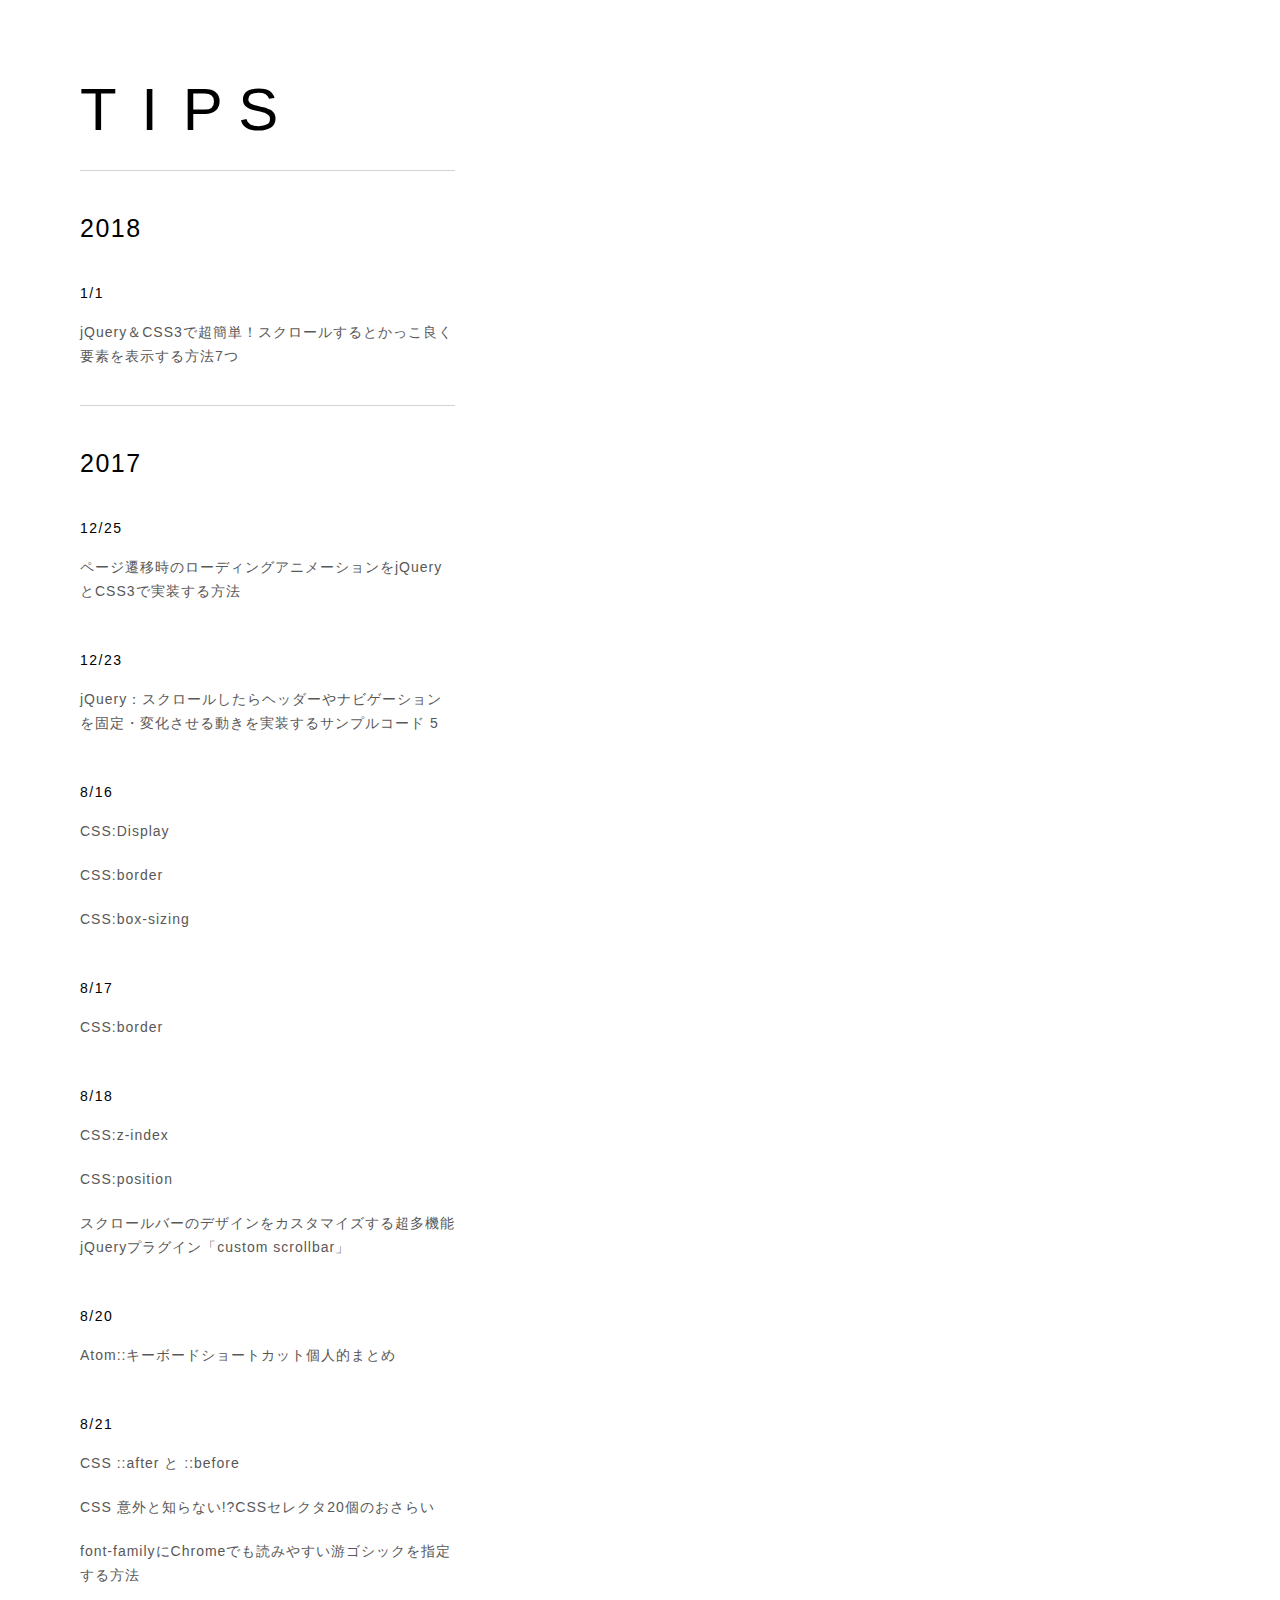
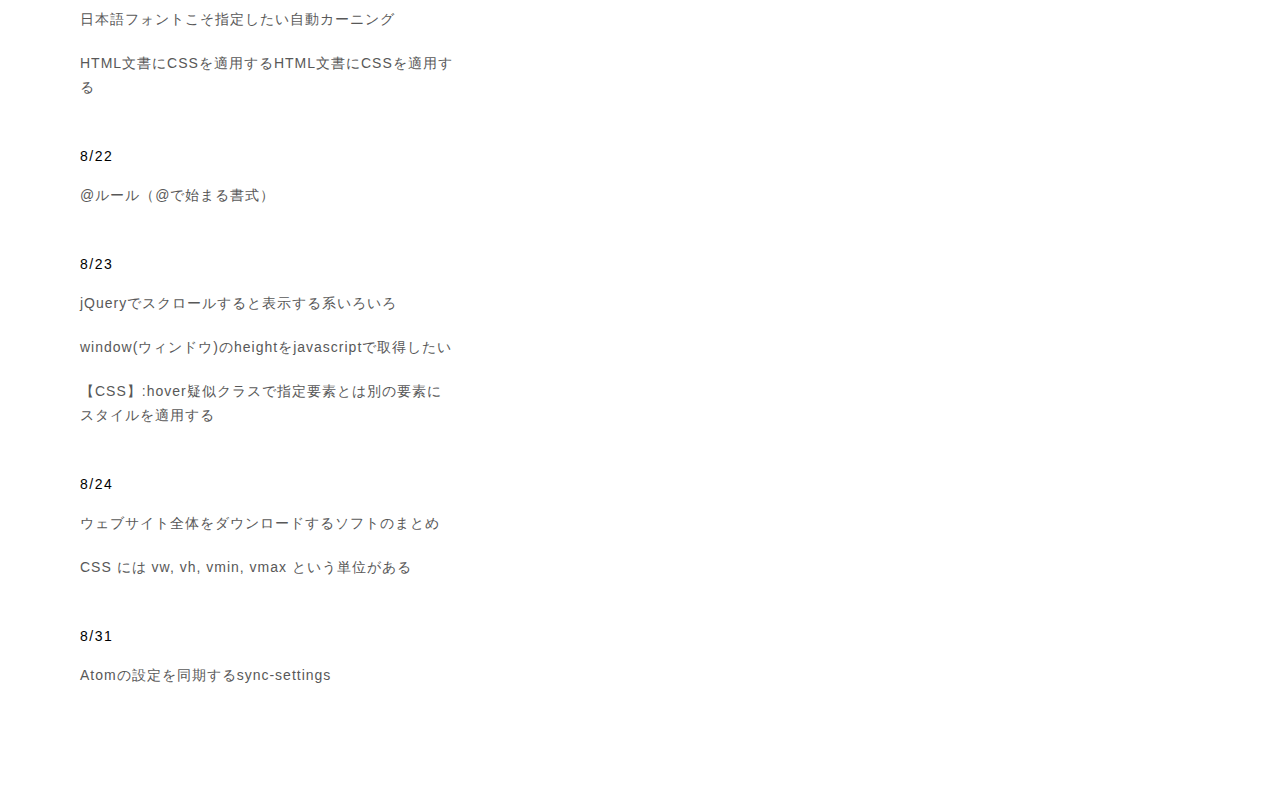
<file: memo/memo.html>
<!DOCTYPE html>
<html lang="ja">
  <head>
      <meta charset="utf-8">
      <title>MEMO</title>
      <link rel="stylesheet" href="css/reset.css">
      <link rel="stylesheet" href="css/memo.css">
  </head>
  <body>
<!---memo--------->
    <div class="memo">
      <h1><span style="letter-spacing:8px;">T</span>
        <span style="letter-spacing:8px;">I</span>
        <span style="letter-spacing:0px;">P</span>
        <span style="letter-spacing:0px;">S</span></h1>
      <ul>
        <div style="border-bottom:1px solid lightgray; width:100%;"></div>

        <h2><span style="font-size:2.5rem;">2018</span></h2>
        <h2>1/1</h2>
        <a href="http://www.north-geek.com/entry/js-scroll" target="_blank">
        <li class="test">jQuery＆CSS3で超簡単！スクロールするとかっこ良く要素を表示する方法7つ</li></a><br>

        <div style="border-bottom:1px solid lightgray; width:100%;"></div>

        <h2><span style="font-size:2.5rem;">2017</span></h2>
        <h2>12/25</h2>
        <a href="https://newstella.co.jp/2017/03/02/228" target="_blank">
        <li class="test">ページ遷移時のローディングアニメーションをjQueryとCSS3で実装する方法</li></a>
        <h2>12/23</h2>
        <a href="https://www.nxworld.net/tips/stikcy-or-change-header-and-navigation-when-scrolling-using-jquery.html" target="_blank">
        <li class="test">jQuery：スクロールしたらヘッダーやナビゲーションを固定・変化させる動きを実装するサンプルコード 5</li></a>

        <h2>8/16</h2>
        <a href="http://www.htmq.com/style/display.shtml" target="_blank">
        <li class="test">CSS:Display</li></a>
        <a href="https://goo.gl/Y9pF1E" target="_blank">
        <li class="test">CSS:border</li></a>
        <a href="http://phiary.me/css3-box-sizing/" target="_blank">
        <li class="test">CSS:box-sizing</li></a>
        <h2>8/17</h2>
        <a href="http://www.htmq.com/style/border.shtml" target="_blank">
        <li class="test">CSS:border</li></a>
        <h2>8/18</h2>
        <a href="http://www.dspt.net/stylesheet_css/005/019.html" target="_blank">
        <li class="test">CSS:z-index</li></a>
        <a href="https://naifix.com/relative-absolute/" target="_blank">
        <li class="test">CSS:position</li></a>
        <a href="http://eturlt.net/blog/20130612/customscrollbar/" target="_blank">
        <li class="test good">スクロールバーのデザインをカスタマイズする超多機能jQueryプラグイン「custom scrollbar」</li></a>
        <h2>8/20</h2>
        <a href="http://qiita.com/YusukeHosonuma/items/0f687b16f0d5eeb0c18f" target="_blank">
        <li class="test">Atom::キーボードショートカット個人的まとめ</li></a>

        <h2>8/21</h2>

        <a href="https://www.sidethree.co.jp/blog/4281/" target="_blank">
        <li class="test">CSS ::after と ::before</li></a>

        <a href="http://weboook.blog22.fc2.com/blog-entry-268.html" target="_blank">
        <li class="test">CSS 意外と知らない!?CSSセレクタ20個のおさらい</li></a>

        <a href="http://qiita.com/RinoTsuka/items/1e7b3ca1325e704bbc41" target="_blank">
        <li class="test">font-familyにChromeでも読みやすい游ゴシックを指定する方法</li></a>

        <a href="https://ics.media/entry/14087" target="_blank">
        <li class="test">日本語フォントこそ指定したい自動カーニング</li></a>

        <a href="http://www.htmq.com/csskihon/004.shtml" target="_blank">
        <li class="test">HTML文書にCSSを適用するHTML文書にCSSを適用する</li></a>

        <h2>8/22</h2>

        <a href="http://www.htmq.com/csskihon/010.shtml" target="_blank">
        <li class="test">@ルール（@で始まる書式）</li></a>

        <h2>8/23</h2>
        <a href="http://www.webopixel.net/javascript/538.html" target="_blank">
        <li class="test">jQueryでスクロールすると表示する系いろいろ</li></a>
        <a href="http://d.hatena.ne.jp/dentaq/20110628/1309225935" target="_blank">
        <li class="test">window(ウィンドウ)のheightをjavascriptで取得したい</li></a>
        <a href="http://mementoo.info/archives/777" target="_blank">
        <li class="test">【CSS】:hover疑似クラスで指定要素とは別の要素にスタイルを適用する</li></a>
        <h2>8/24</h2>
        <a href="https://bowz.info/857" target="_blank">
        <li class="test">ウェブサイト全体をダウンロードするソフトのまとめ</li></a>
        <a href="http://dev.classmethod.jp/ria/html5/css-length-viewport/" target="_blank">
        <li class="test">CSS には vw, vh, vmin, vmax という単位がある</li></a>
        <h2>8/31</h2>
        <a href="http://qiita.com/T_M/items/0fb0804eb1fd256aac4e" target="_blank">
        <li class="test">Atomの設定を同期するsync-settings</li></a>
      </ul>
    </div>

<!---header--------->

<!---contents--------->
    <!-- <div class="contents">
      <h1>CONTENTS</h1>
    </div> -->
<!---footer--------->
    <!-- <footer class="footer">
      <h1>FOOTER</h1>
    </footer> -->
  </body>
</html>
</file>
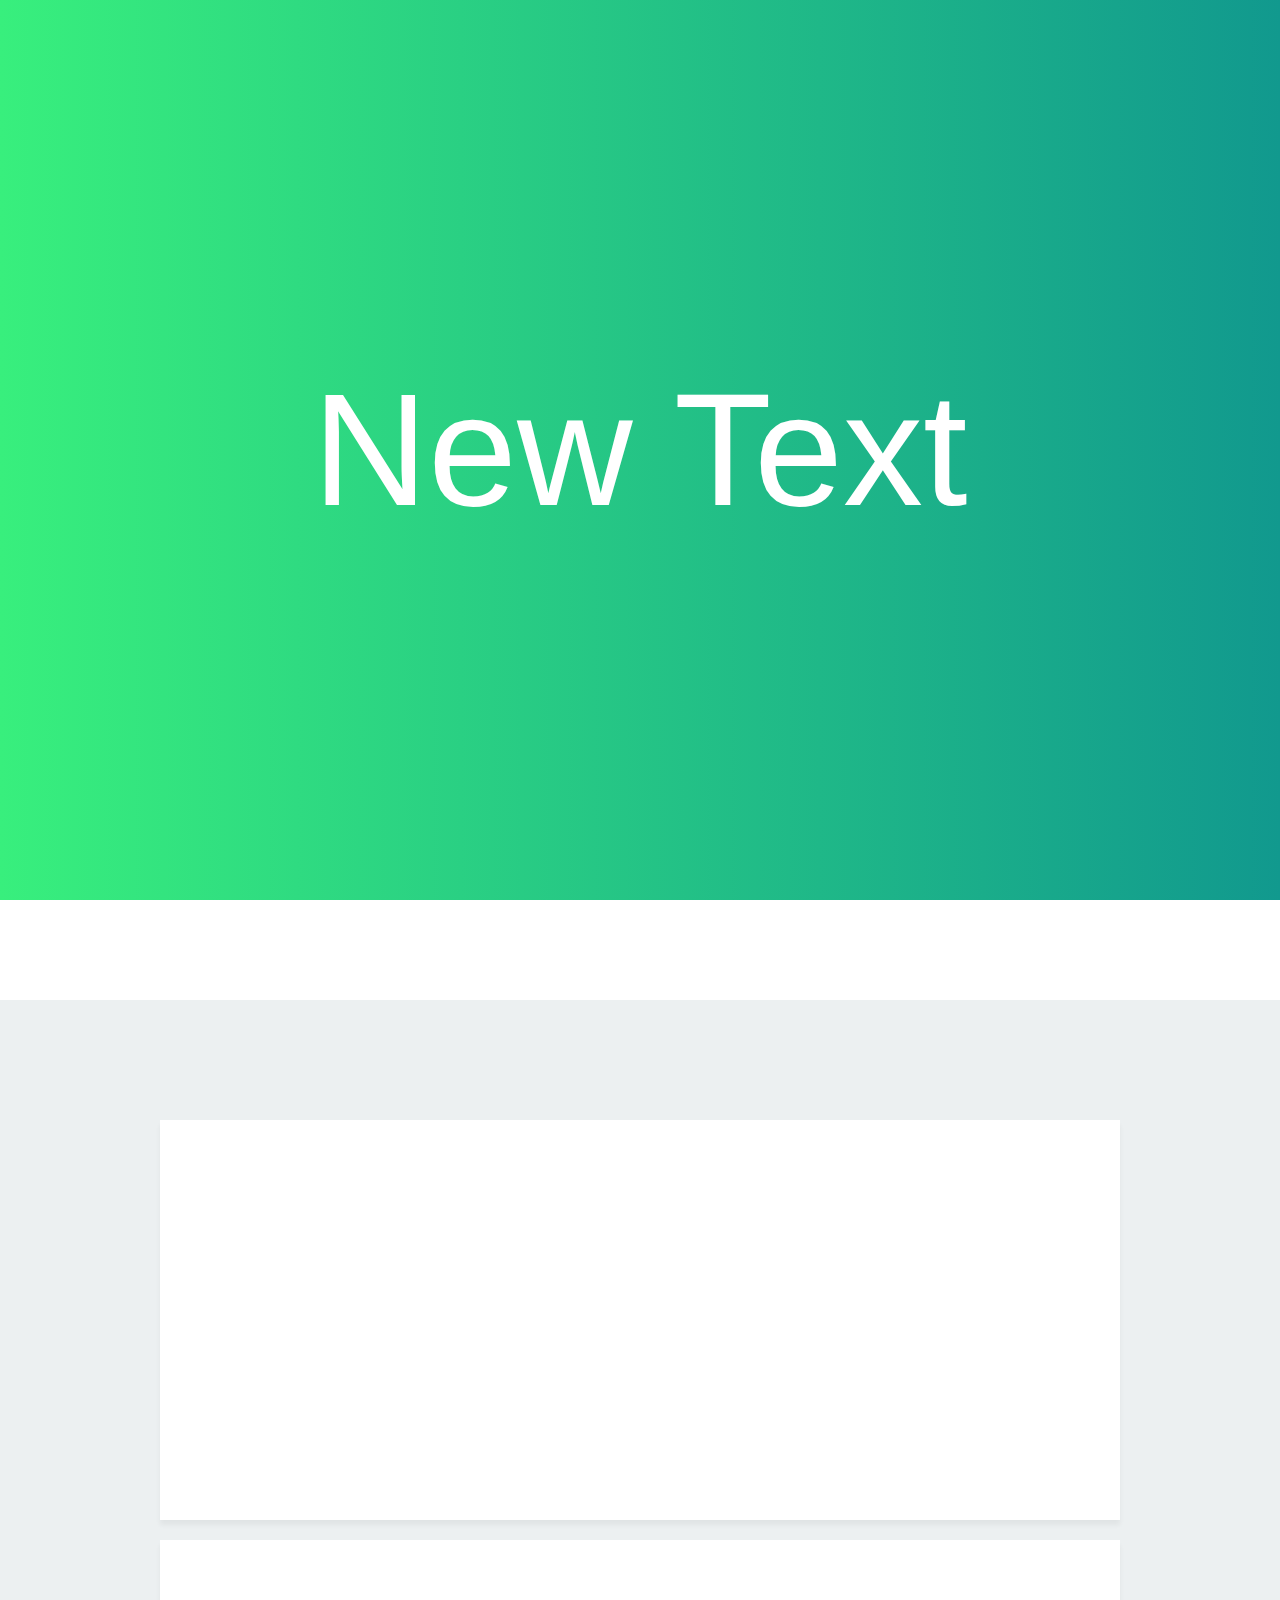
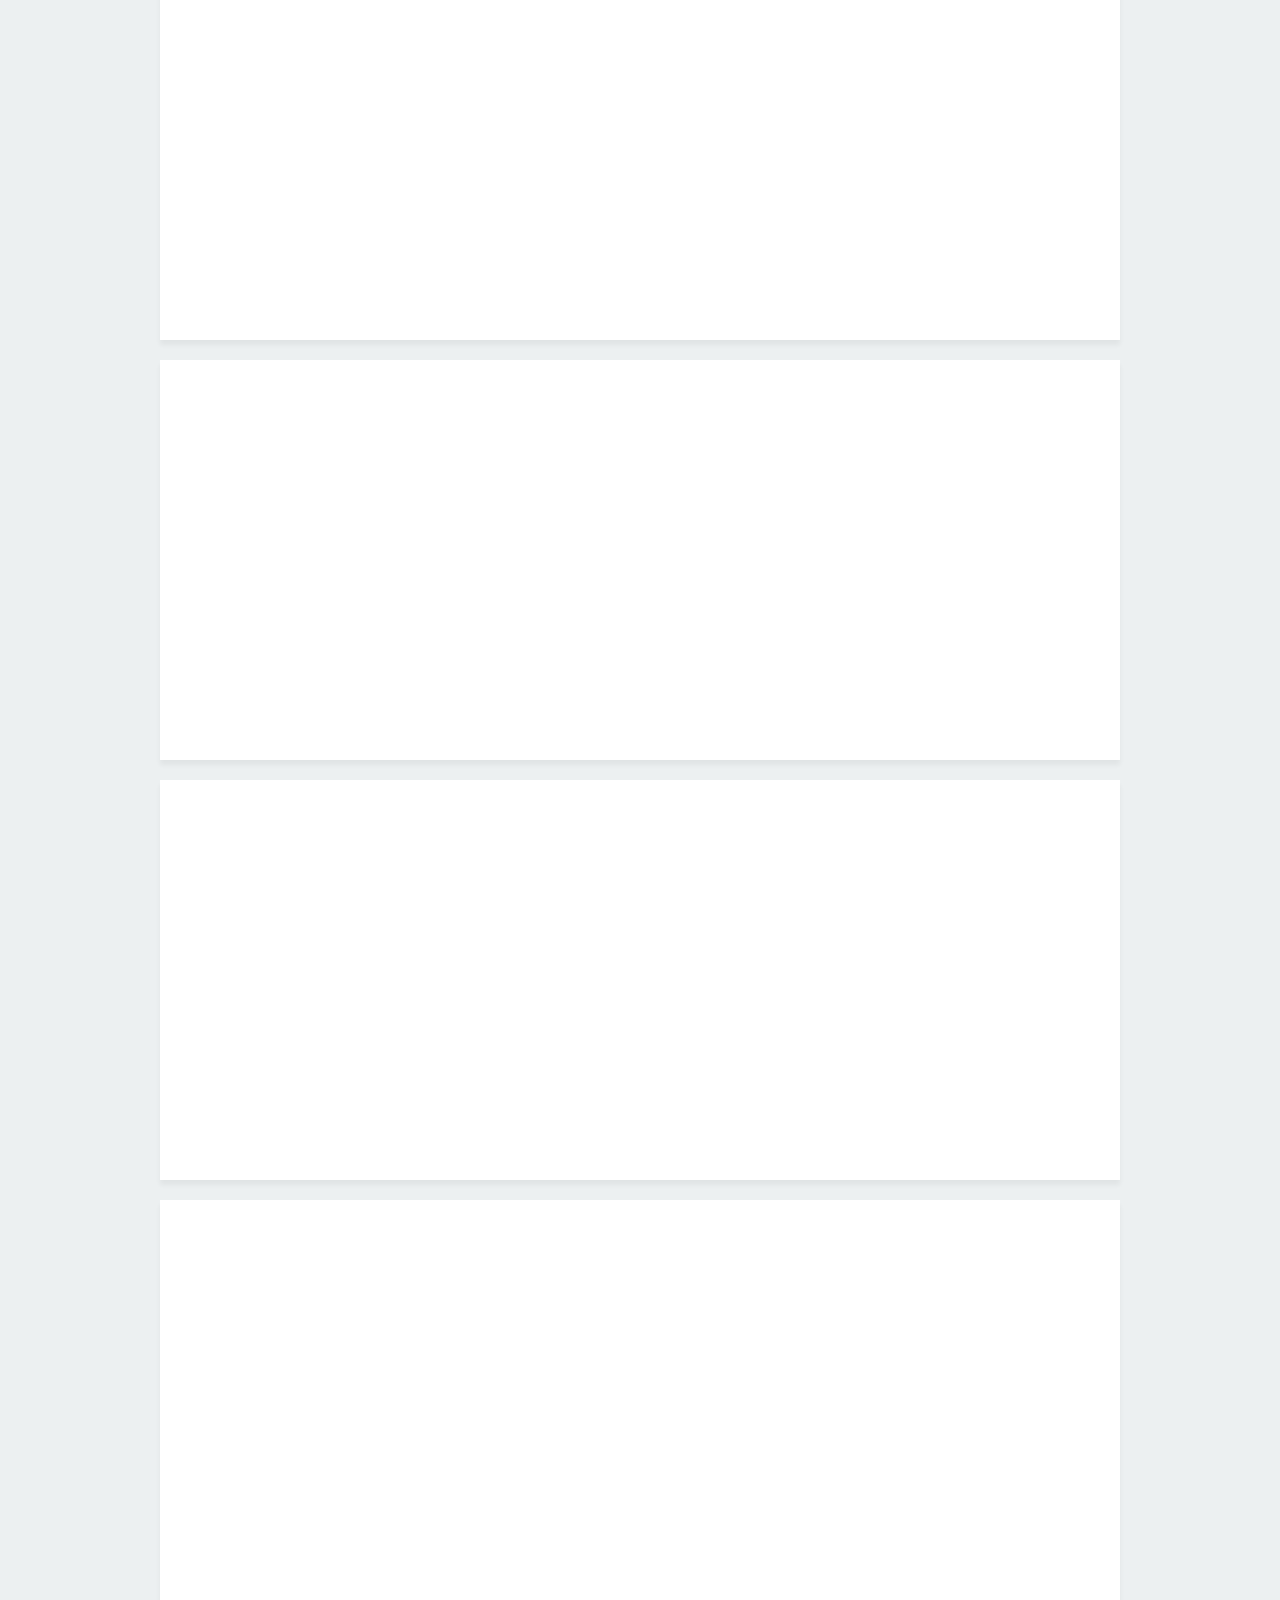
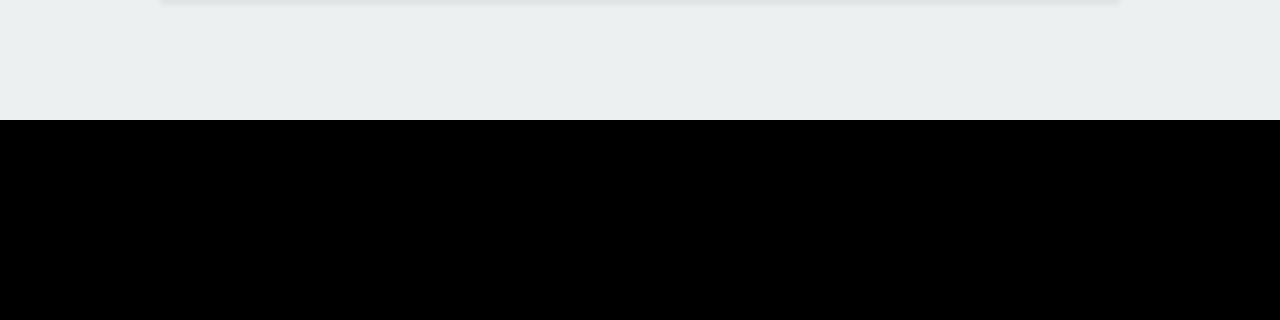
<file: test2_header/test2.html>
<!DOCTYPE html>
<html lang="ja">
<head>
<meta charset="UTF-8">
<meta name="viewport" content="width=device-width">
<script src="https://ajax.googleapis.com/ajax/libs/jquery/3.2.1/jquery.min.js"></script>
<title>Stikcy or change header and navigation when scrolling using jQuery #1</title>
</head>

<body>
  <header>
    <h1>New Text</h1>
  </header>


  <nav></nav>

  <main>
    <section></section>
    <section></section>
    <section></section>
    <section></section>
    <section></section>
  </main>

  <footer></footer>
  <style>
    /* page style */
    * {
      margin: 0;
      padding: 0;
      box-sizing: border-box;
    }
    body {
  font-family: "Avenir Next", "游ゴシック", "Yu Gothic", YuGothic, Meiryo, sans-serif;
}
    header {
      display: flex;
      height:100vh;
      /* height:600px; */
      position: relative;
      background: #11998e;  /* fallback for old browsers */
      background: -webkit-linear-gradient(to right, #38ef7d, #11998e);  /* Chrome 10-25, Safari 5.1-6 */
      background: linear-gradient(to right, #38ef7d, #11998e); /* W3C, IE 10+/ Edge, Firefox 16+, Chrome 26+, Opera 12+, Safari 7+ */
    }
    h1 {
      position: absolute;
      top: 50%;
      left: 0;
      width: 100%;
      color: #fff;
      font-size: 10em;
      font-weight: 100;
      text-align: center;
      transform: translateY(-50%);
    }
    h1:hover{
  /* font-weight: bold;
        transition: 0.1s; */
        cursor: default;
    }
    nav {
      height: 100px;
      background: white;
      box-shadow: 0 0 8px 0 rgba(0,0,0,0.1);
    }
    main {
      padding: 120px 20px;
      background: #ecf0f1;
    }
    section {
      max-width: 960px;
      height: 400px;
      margin: 0 auto;
      background: #fff;
      box-shadow: 0 5px 5px 0 rgba(0,0,0,0.05);
    }
    section + section {
      margin-top: 20px;
    }
    footer {
      height: 200px;
      background: black;
    }



    /* demo style */
    .is-fixed {
      position: fixed;
      top: 0;
      left: 0;
      z-index: 2;
      width: 100%;
      background-color: black;
        transition: .3s;
    }
  </style>
  <script>
    $(function() {
      var $win = $(window),
          $main = $('main'),
          $nav = $('nav'),
          navHeight = $nav.outerHeight(),
          navPos = $nav.offset().top,
          fixedClass = 'is-fixed';

      $win.on('load scroll', function() {
        var value = $(this).scrollTop();
        if ( value > navPos ) {
          $nav.addClass(fixedClass);
          $main.css('margin-top', navHeight);
        } else {
          $nav.removeClass(fixedClass);
          $main.css('margin-top', '0');
        }
      });
    });
  </script>
</body>
</html>
</file>
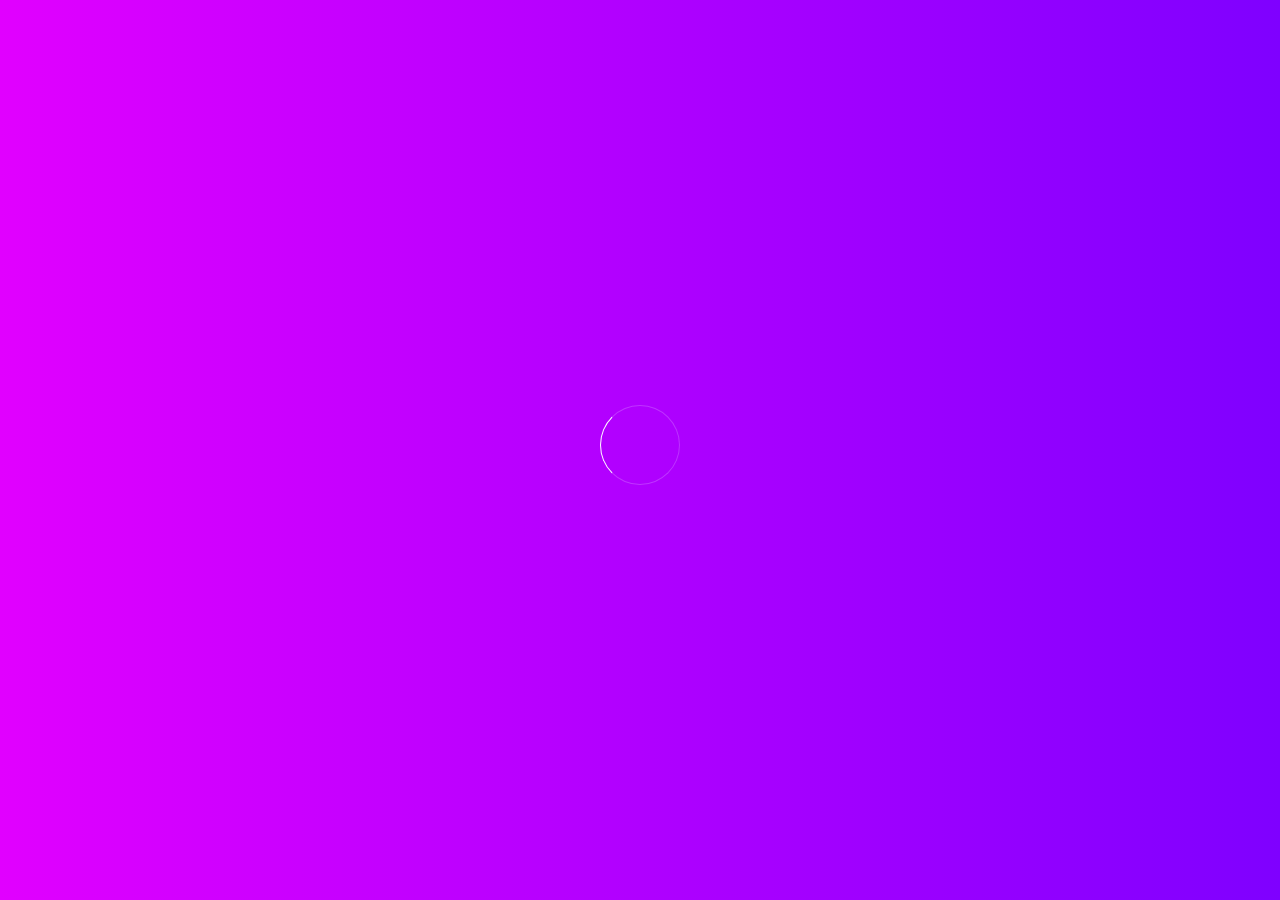
<file: test3_loading/test3.html>
<!DOCTYPE html>
<html lang="ja">
<head>
  <meta charset="utf-8">
  <meta name="robots" content="noindex">
  <title>ページローディングテスト1</title>
  <script src="//ajax.googleapis.com/ajax/libs/jquery/2.2.4/jquery.min.js"></script>
</head>
<body>
  <header>
    <div class="l-wrap">
      <h1>New Text</h1>
      <a href="http://localhost/test3/test3.html" class="button">VIEW MORE</a>
    </div>
  </header>

  <div id="js-loader" class="loader">
    <div class="loader-animation"></div>
  </div>

<!--
+++++++++++++++++++++++++++++++++++++++++++++++++++++++++++++++++++
  jQuery
+++++++++++++++++++++++++++++++++++++++++++++++++++++++++++++++++++
-->
<script>
// ローディング画面をフェードインさせてページ遷移
$(function(){
    // リンクをクリックしたときの処理。外部リンクやページ内移動のスクロールリンクなどではフェードアウトさせたくないので少し条件を加えてる。
    $('a[href ^= "https://newstella.co.jp"]' + 'a[target != "_blank"]').click(function(){
        var url = $(this).attr('href'); // クリックされたリンクのURLを取得
        $('#js-loader').fadeIn(600);    // ローディング画面をフェードイン
        setTimeout(function(){ location.href = url; }, 800); // URLにリンクする
        return false;
    });
});

// ページのロードが終わった後の処理
$(window).load(function(){
  $('#js-loader').delay(1000).fadeOut(600); //ローディング画面をフェードアウトさせることでメインコンテンツを表示
});

// ページのロードが終わらなくても10秒たったら強制的に処理を実行
$(function(){ setTimeout('stopload()', 10000); });
function stopload(){
  $('#js-loader').delay(300).fadeOut(600); //ローディング画面をフェードアウトさせることでメインコンテンツを表示
}
</script>

<!--
+++++++++++++++++++++++++++++++++++++++++++++++++++++++++++++++++++
  CSS
+++++++++++++++++++++++++++++++++++++++++++++++++++++++++++++++++++
-->
<style>
/* ブラウザのスクロールバーを常に表示させることでカクカクッとなるのを防ぐ */
* {
  margin: 0;
  padding: 0;
  box-sizing: border-box;
}
html{
  overflow-y:scroll;
}
body {
font-family: "Avenir Next", "游ゴシック", "Yu Gothic", YuGothic, Meiryo, sans-serif;
}
header {
  display: flex;
  height:100vh;
  /* height:600px; */
  position: relative;
  background: #1bb;  /* fallback for old browsers */
  background: -webkit-linear-gradient(to right, #1bb, #11998e);  /* Chrome 10-25, Safari 5.1-6 */
  background: linear-gradient(to right, #1bb, #11998e); /* W3C, IE 10+/ Edge, Firefox 16+, Chrome 26+, Opera 12+, Safari 7+ */
}
h1 {
  font-size: 10em;
    font-weight: 100;
    letter-spacing: 10px;
}
.l-wrap {
  position: absolute;
  top: 50%;
  left: 0;
  width: 100%;
  color: #fff;
  text-align: center;
  transform: translateY(-50%);
}
/* ローディング関係ない部分のCSS */
.button{
  border-radius:1000px;
  border: solid 1px   rgba(255,255,255,0.6);
  color: white;
  display:block;
  height:60px;
  line-height:60px;
  font-weight: 100;
  font-size: 1em;
  letter-spacing: 5px;
  margin:60px auto 0;
  text-align:center;
  width:300px;
  text-decoration: none;
}
.button:hover{
  transition: 0.3s;
    color: #1bb;
  background: white;
}
img{
  max-width:100%;
}

/* ローディングの背景部分のCSS */
.loader {
  background: #7F00FF;  /* fallback for old browsers */
  background: -webkit-linear-gradient(to right, #E100FF, #7F00FF);  /* Chrome 10-25, Safari 5.1-6 */
  background: linear-gradient(to right, #E100FF, #7F00FF); /* W3C, IE 10+/ Edge, Firefox 16+, Chrome 26+, Opera 12+, Safari 7+ */

  height:100%;
  left:0;
  position:fixed;
  top:0;
  width:100%;
  z-index:10;
}

/* ローディングのアニメーション部分のCSS */
.loader-animation,
.loader-animation:before,
.loader-animation:after {
  position: absolute;
  border-radius: 50%;
  width: 5em;
  height: 5em;
  top: 45%;
  left: 0;
  text-align: center;
  transform: translateY(-50%);

}
.loader-animation {
  margin: auto;
  position: relative;
  text-indent: -9999em;
  border-top: 0.1em solid rgba(255, 255, 255, 0.2);
  border-right: 0.1em solid rgba(255, 255, 255, 0.2);
  border-bottom: 0.1em solid rgba(255, 255, 255, 0.2);
  border-left: 0.1em solid #ffffff;
  -webkit-transform: translateZ(0);
  -ms-transform: translateZ(0);
  transform: translateZ(0);
  -webkit-animation: load8 0.4s infinite linear;
  animation: load8 0.4s infinite linear;
}
}

@-webkit-keyframes load8 {
  0% {
    -webkit-transform: rotate(0deg);
    transform: rotate(0deg);
  }
  100% {
    -webkit-transform: rotate(360deg);
    transform: rotate(360deg);
  }
}
@keyframes load8 {
  0% {
    -webkit-transform: rotate(0deg);
    transform: rotate(0deg);
  }
  100% {
    -webkit-transform: rotate(360deg);
    transform: rotate(360deg);
  }
}

</style>

</body>
</html>
</file>
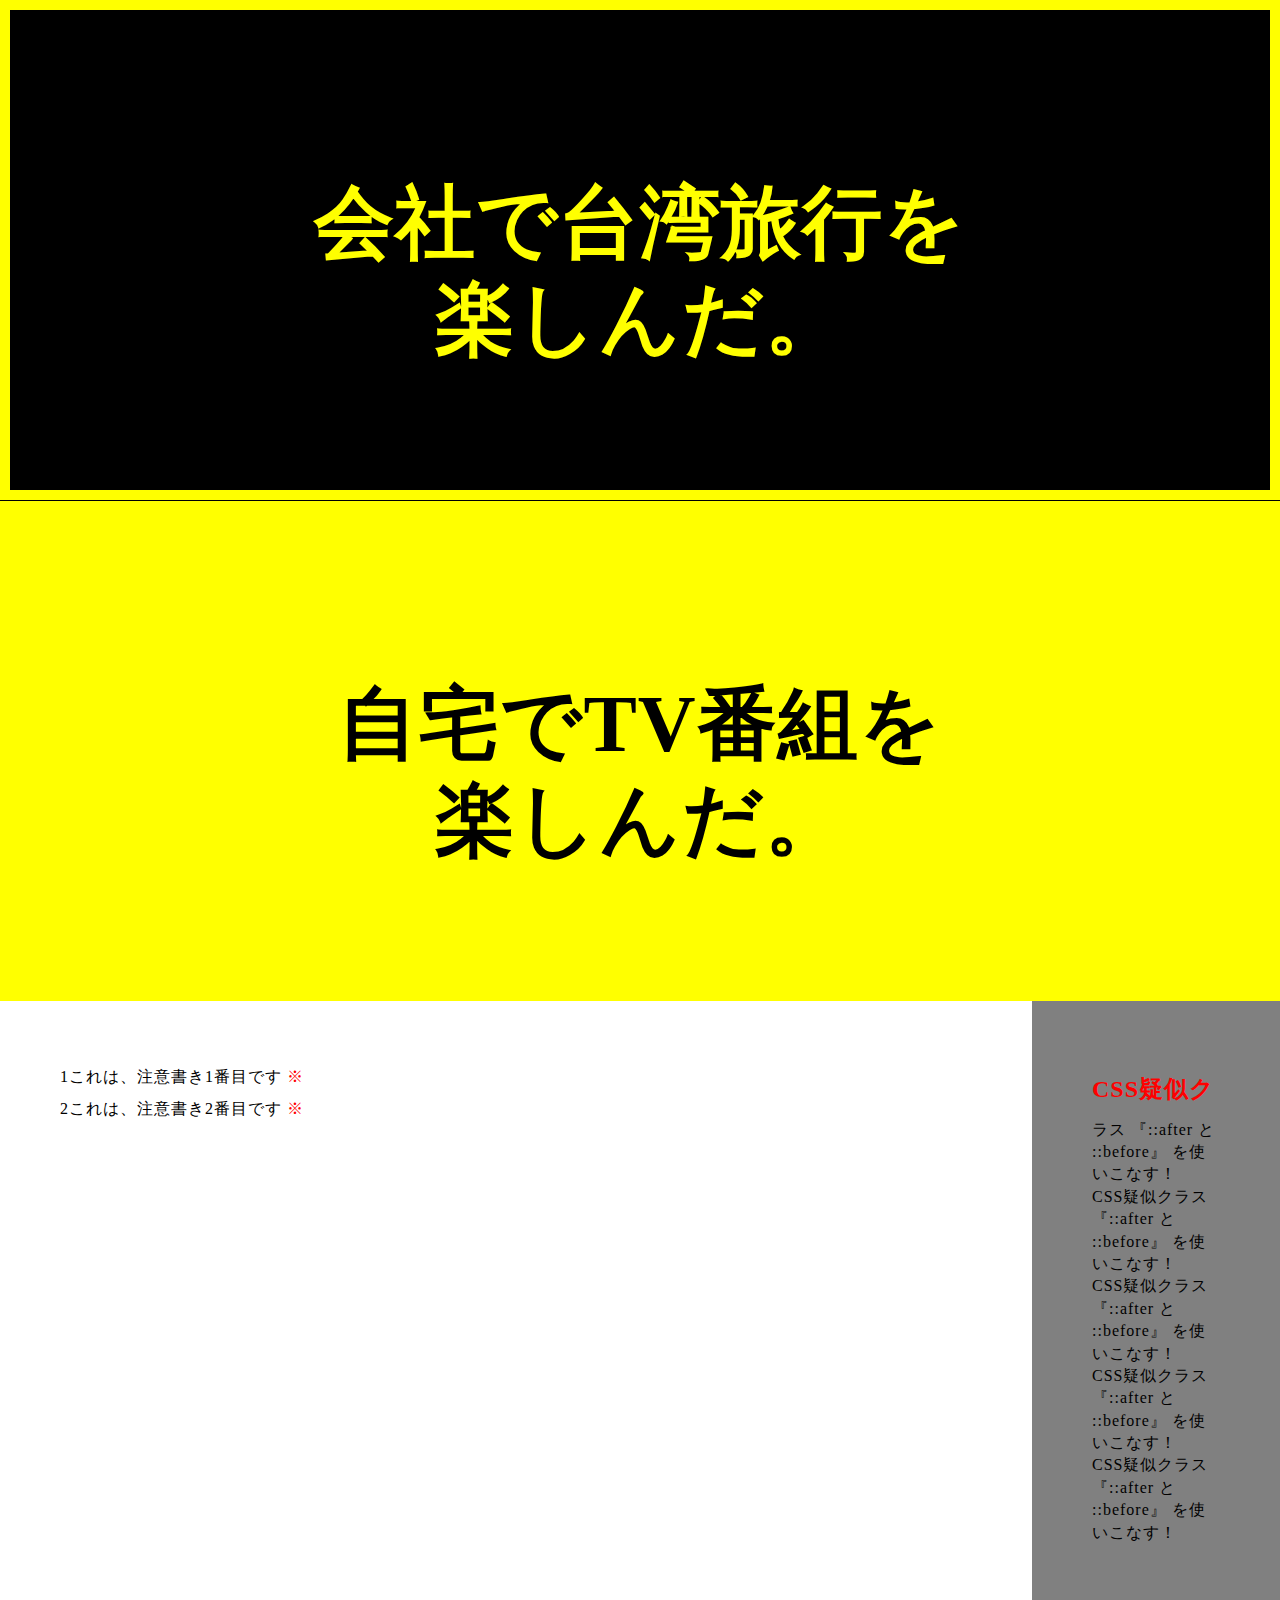
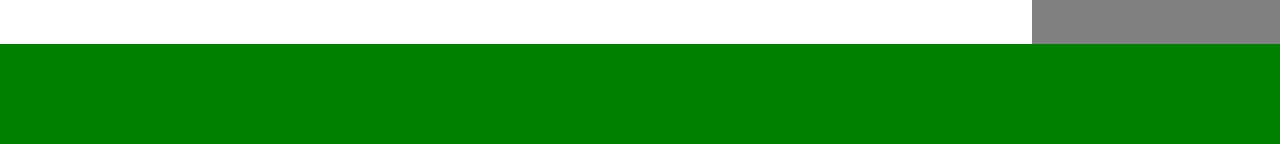
<file: test1_various/_sketch/sketch.html>
<!DOCTYPE html>
<html lang="ja">
  <head>
      <meta charset="utf-8">
      <title>TEST-MEMO</title>
      <link rel="stylesheet" href="css/reset.css">
      <link rel="stylesheet" href="css/sketch.css">
  </head>
  <body>
<!---header--------->
    <div class="header">
      <div class="top">
      会社で台湾旅行を<br>楽しんだ。
      </div>
    </div>
    <div style="width:100%; border-bottom:1px solid black;"></div>
    <div class="header">
      <div class="top">
      自宅でTV番組を<br>楽しんだ。
      </div>
    </div>
    <div class="main">
      <div class="left">
        <ul class="memo">
          <li>1これは、注意書き1番目です</li>
          <li>2これは、注意書き2番目です</li>
        </ul>
      </div>
      <div class="right">
      <p class="first">
        CSS疑似クラス 『::after と ::before』 を使いこなす！</br>CSS疑似クラス 『::after と ::before』 を使いこなす！</br>CSS疑似クラス 『::after と ::before』 を使いこなす！</br>CSS疑似クラス 『::after と ::before』 を使いこなす！</br>CSS疑似クラス 『::after と ::before』 を使いこなす！
      </p>
      </div>
      <div class="clear"></div>
    </div>
    <div class="footer">
    </div>
  </body>
</html>
</file>
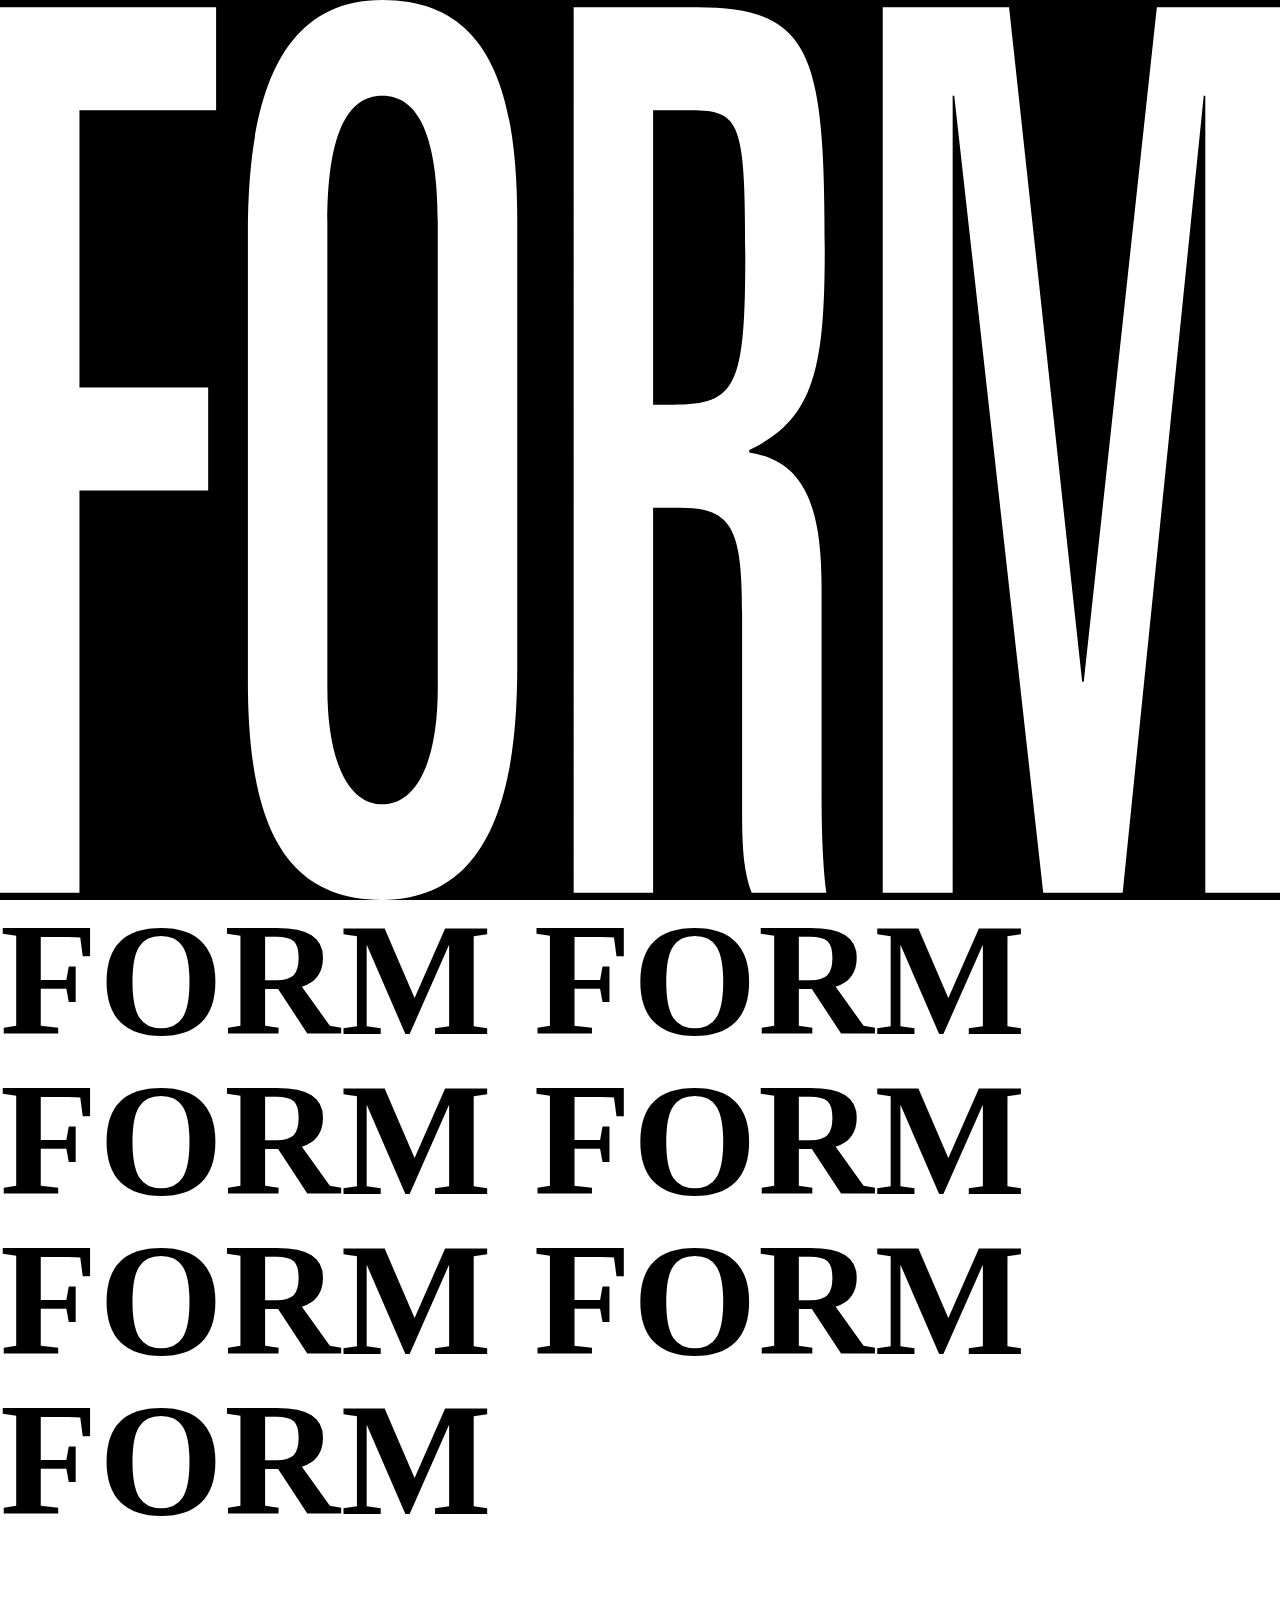
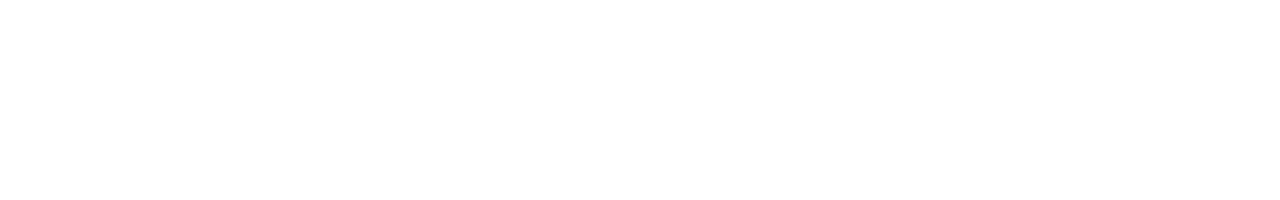
<file: test1_various/_sketch/sketch_cssanime.html>
<!DOCTYPE html>
<html lang="ja">
  <head>
      <meta charset="utf-8">
      <title>sketch_jq</title>
      <link rel="stylesheet" href="css/reset.css">
      <link rel="stylesheet" href="css/sketch_cssanime.css">

      <!-- <script src="http://ajax.googleapis.com/ajax/libs/jquery/1.9.0/jquery.min.js"></script> -->
      <!-- <script src="js/anime-master/anime.min.js"></script> -->
  </head>
  <body>
    <!-- <header>
      <div class="title1 heading">マイクロインタラクション</div>
      <div class="title2 heading">MICRO INTERACTION</div>
    </header> -->
    <section class="main1">
    	<!-- <div class="test scale-up-hor-center"></div> -->
    </section>
    <div class="area">
      <p>
      <a class="typo">FORM</a>
      <a class="typo">FORM</a>
      <a class="typo">FORM</a>
      <a class="typo">FORM</a>
      <a class="typo">FORM</a>
      <a class="typo">FORM</a>
      <a class="typo">FORM</a>
      </p>
    </div>
    <!-- <script src='https://cdnjs.cloudflare.com/ajax/libs/animejs/2.0.2/anime.js'></script> -->
    <!-- <script src="js/sketch_anime.js"></script> -->
  </body>
</html>
</file>
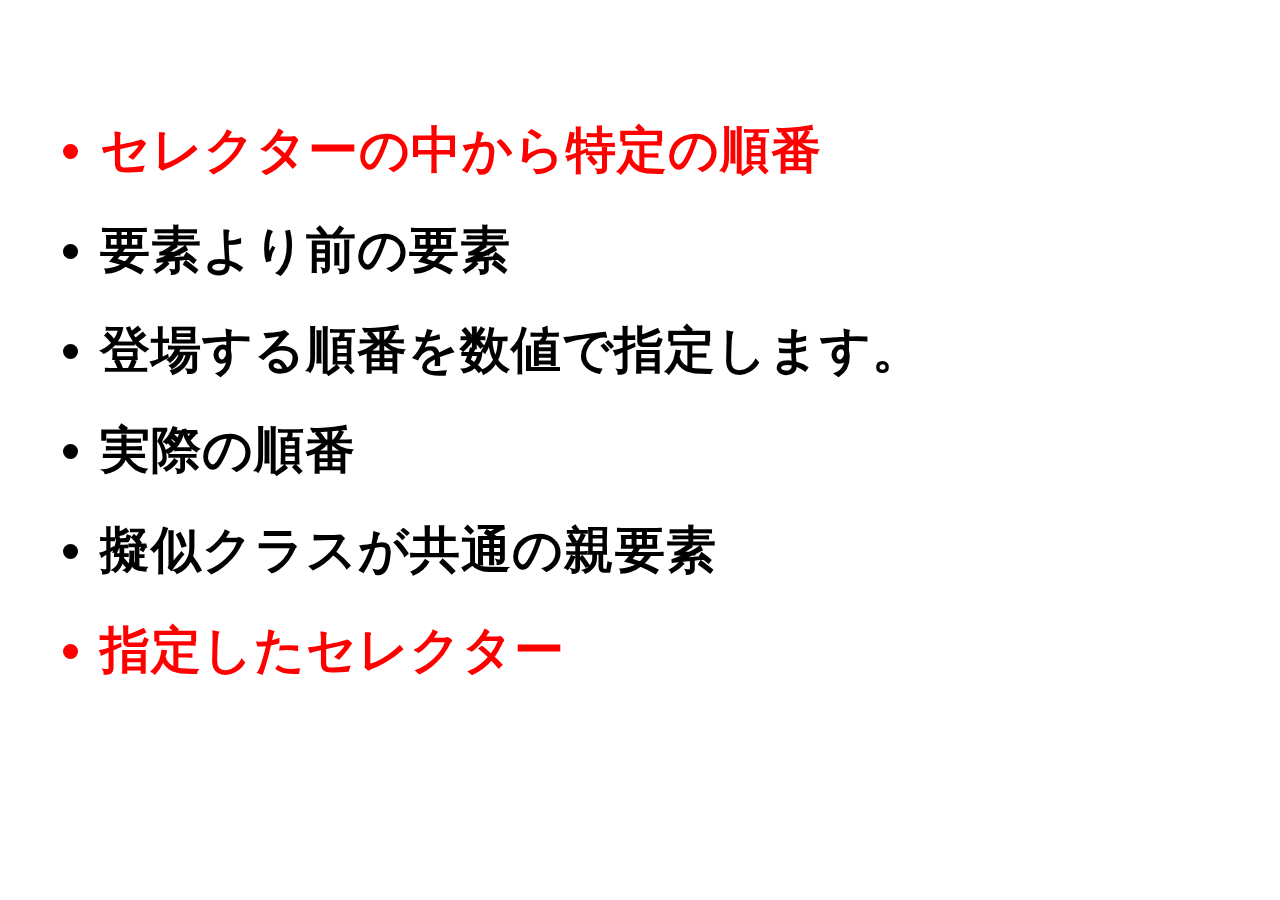
<file: test1_various/_sketch/sketch_jq.html>
<!DOCTYPE html>
<html lang="ja">
  <head>
      <meta charset="utf-8">
      <title>sketch_jq</title>
      <link rel="stylesheet" href="css/reset.css">
      <link rel="stylesheet" href="css/sketch_jq.css">
      <script src="http://ajax.googleapis.com/ajax/libs/jquery/1.9.0/jquery.min.js"></script>
      <script src="js/sketch_jq.js"></script>
  </head>
  <body>
<!---header--------->
    <div class="header">
      <ul>
        <li>セレクターの中から特定の順番</li>
        <li>要素より前の要素</li>
        <li>登場する順番を数値で指定します。</li>
        <li>実際の順番</li>
        <li>擬似クラスが共通の親要素</li>
        <li>指定したセレクター</li>
      </ul>
    </div>
    <div class="main">
    </div>
    <div class="footer">
    </div>
  </body>
</html>
</file>
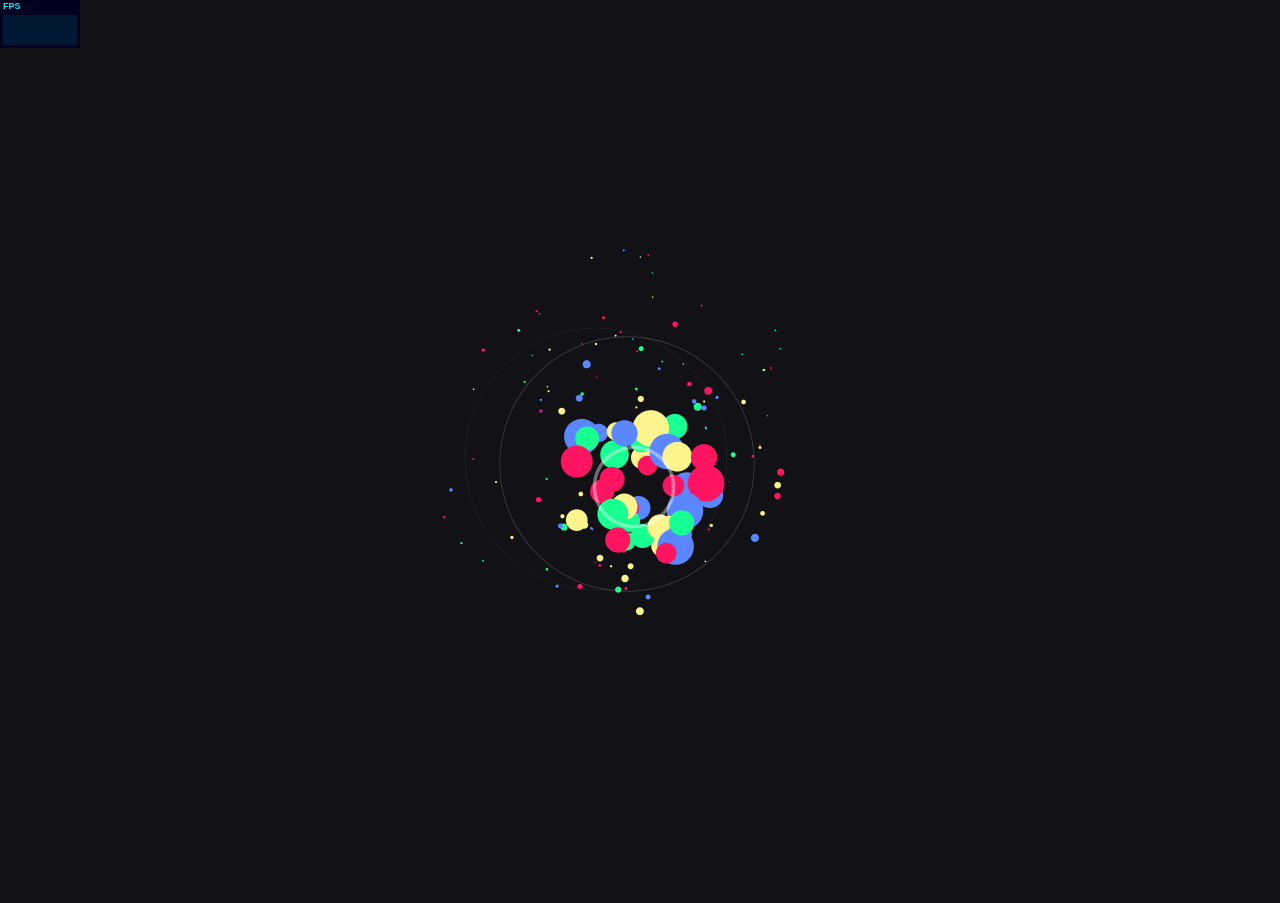
<file: test1_various/_sketch/js/anime-master/documentation/examples/anime-canvas-fireworks.html>
<!DOCTYPE html>
<html>
<head>
  <title>Canvas fireworks | anime.js</title>
  <meta charset="utf-8">
  <meta name="viewport" content="width=device-width, initial-scale=1, maximum-scale=1">
  <meta property="og:title" content="anime.js">
  <meta property="og:url" content="http://animejs.com">
  <meta property="og:description" content="Javascript Animation Engine">
  <meta property="og:image" content="http://animejs.com/documentation/assets/img/icons/og.png">
  <meta name="twitter:card" content="summary">
  <meta name="twitter:title" content="anime.js">
  <meta name="twitter:site" content="@juliangarnier">
  <meta name="twitter:description" content="Javascript Animation Engine">
  <meta name="twitter:image" content="http://animejs.com/documentation/assets/img/icons/twitter.png">
  <link rel="apple-touch-icon-precomposed" href="../assets/img/icons/apple-touch-icon.png">
  <link rel="icon" type="image/png" href="../assets/img/icons/favicon.png">
  <link href="../assets/css/anime.css" rel="stylesheet">
  <script src="../../anime.js"></script>
</head>
<body>
  <canvas class="fireworks"></canvas>
  <script>
    (function(i,s,o,g,r,a,m){i['GoogleAnalyticsObject']=r;i[r]=i[r]||function(){
      (i[r].q=i[r].q||[]).push(arguments)},i[r].l=1*new Date();a=s.createElement(o),
      m=s.getElementsByTagName(o)[0];a.async=1;a.src=g;m.parentNode.insertBefore(a,m)
    })(window,document,'script','https://www.google-analytics.com/analytics.js','ga');
    ga('create', 'UA-79927007-1', 'auto');
    ga('send', 'pageview');
  </script>
  <script src="../assets/js/fireworks.js"></script>
  <script>
    window.human = false;
    var centerX = window.innerWidth / 2;
    var centerY = window.innerHeight / 2;

    function autoClick() {
      if (window.human) return;
      fireworks.animateParticules(
        anime.random(centerX-50, centerX+50), 
        anime.random(centerY-50, centerY+50)
      );
      anime({duration: 200}).finished.then(autoClick);
    }

    window.addEventListener('load', function() {
      fireworks.render.play();
      autoClick();
      fireworks.setCanvasSize();
    }, false);
  </script>
  <script src="../assets/js/stats.js"></script>
</body>
</html>
</file>
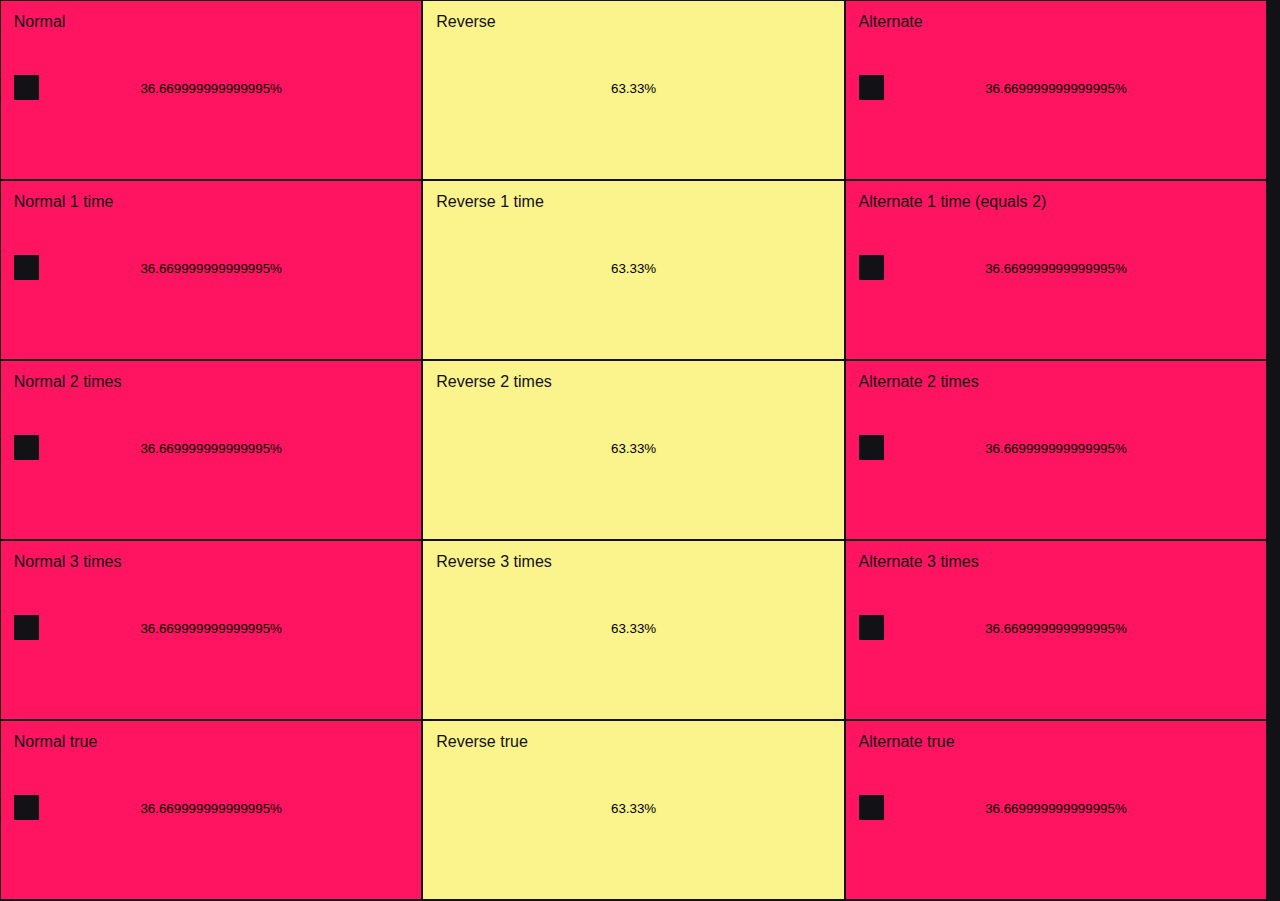
<file: test1_various/_sketch/js/anime-master/documentation/examples/anime-directions-testing.html>
<!DOCTYPE html>
<html>
<head>
  <title>Diretions Testing | anime.js</title>
  <meta charset="utf-8">
  <meta name="viewport" content="width=device-width, initial-scale=1, maximum-scale=1">
  <meta property="og:title" content="anime.js">
  <meta property="og:url" content="http://animejs.com">
  <meta property="og:description" content="Javascript Animation Engine">
  <meta property="og:image" content="http://animejs.com/documentation/assets/img/icons/og.png">
  <meta name="twitter:card" content="summary">
  <meta name="twitter:title" content="anime.js">
  <meta name="twitter:site" content="@juliangarnier">
  <meta name="twitter:description" content="Javascript Animation Engine">
  <meta name="twitter:image" content="http://animejs.com/documentation/assets/img/icons/twitter.png">
  <link rel="apple-touch-icon-precomposed" href="../assets/img/icons/apple-touch-icon.png">
  <link rel="icon" type="image/png" href="../assets/img/icons/favicon.png">
  <link href="../assets/css/anime.css" rel="stylesheet">
  <script src="../../anime.js"></script>
  <style>
    body {
      display: flex;
      flex-wrap: wrap;
      align-items: center;
      justify-content: flex-start;
      height: auto;
    }
    article {
      padding: 1vw;
      position: relative;
      width: 33vw;
      height: 20vh;
      background: currentColor;
      border: 1px solid #111116;
    }
    h2 {
      color: #111116;
    }
    .el {
      position: relative;
      top: 5vh;
      width: 2vw;
      height: 2vw;
      background: #111116;
    }
    .logs {
      display: flex;
      flex-direction: column;
      flex-wrap: wrap;
      align-items: center;
      justify-content: center;
      position: absolute;
      top: 1vh;
      left: 0;
      bottom: 0;
      height: 19vh;
      width: 100%;
    }
    input {
      text-align: center;
      background: none;
      border: none;
    }
  </style>
</head>
<body>
  <script>
    function createTest(title, numberOfTargets, params) {
      var testEl = document.createElement('article');
      var testZoneEl = document.createElement('div');
      var logsEl = document.createElement('div');
      var progressEl = document.createElement('input');
      var promiseEl = document.createElement('input');
      var h2El = document.createElement('h2');

      for (var i = 0; i < numberOfTargets; i++) {
        var el = document.createElement('div');
        el.classList.add('el');
        testZoneEl.appendChild(el);
      }

      h2El.innerHTML = title;
      testEl.appendChild(h2El);
      logsEl.classList.add('logs');
      logsEl.appendChild(progressEl);
      logsEl.appendChild(promiseEl);
      testEl.appendChild(logsEl);
      testEl.appendChild(testZoneEl);
      document.body.appendChild(testEl);

      params.targets = testZoneEl.querySelectorAll('div');
      params.translateX = '29vw';
      params.delay = 1000;
      params.begin = function() { testEl.classList.add('color-03') };
      params.update = function(a) { 
        testEl.classList.add('color-01');
        progressEl.value = a.progress + '%';
      };
      params.complete = function() { testEl.classList.add('color-05') };
      var animation = anime(params);
      animation.finished.then(function() {
        promiseEl.value = 'Promise resolved'
        console.log('Promise resolved');
      });
      testEl.onclick = function() {
        testEl.classList.add('color-01');
        testEl.classList.remove('color-03');
        testEl.classList.remove('color-05');
        animation.restart();
      }
    }

    createTest('Normal', 1, {});

    createTest('Reverse', 1, {
      direction: 'reverse'
    });

    createTest('Alternate', 1, {
      direction: 'alternate'
    });

    createTest('Normal 1 time', 1, {
      loop: 1
    });

    createTest('Reverse 1 time', 1, {
      direction: 'reverse',
      loop: 1
    });

    createTest('Alternate 1 time (equals 2)', 1, {
      direction: 'alternate',
      loop: 1
    });

    createTest('Normal 2 times', 1, {
      loop: 2
    });

    createTest('Reverse 2 times', 1, {
      direction: 'reverse',
      loop: 2
    });

    createTest('Alternate 2 times', 1, {
      direction: 'alternate',
      loop: 2
    });

    createTest('Normal 3 times', 1, {
      loop: 3
    });

    createTest('Reverse 3 times', 1, {
      direction: 'reverse',
      loop: 3
    });

    createTest('Alternate 3 times', 1, {
      direction: 'alternate',
      loop: 3
    });

    createTest('Normal true', 1, {
      loop: true
    });

    createTest('Reverse true', 1, {
      direction: 'reverse',
      loop: true
    });

    createTest('Alternate true', 1, {
      direction: 'alternate',
      loop: true
    });



  </script>
</body>
</html>
</file>
<file: test7/css/layout.css>
/*-----------base------------*/
@charset "UTF-8";
html {
  font-size: 62.5%;
}
body {
  /*color: black;*/
  font-size: 1.4rem;
  font-family: "Cormorant Garamond","YuMincho", "Yu Mincho", Meiryo, serif;
  background: url('http://68.media.tumblr.com/7bc27bce0a2606210487cd8fc619e62f/tumblr_ogpr6t9r8H1svyeglo1_1280.jpg') no-repeat fixed center;
  background-color: #11b86d;
  background-size: cover;
  text-align: center;
  font-feature-settings : "palt" 1;
}
*, *::before, *::after {
  box-sizing: border-box;
}
a:link, a:visited, a:hover, a:active {
  color: white;
  text-decoration: none;
}
.heading {
  color:black;
  position: relative;
  display: inline-block;
  margin: 30px 0 15px;
  padding-bottom: 10px;
  font-size: 4rem;
  font-weight: Bold;
  letter-spacing: 0px;
}
.heading::before,
.heading::after {
  content:'';
  position:absolute;
  /*width: 60px;*/
  right: 0;
  bottom: 0;
  left: 0;
  border-bottom: 1px solid white;
}
/*.heading::before {
  bottom: 5px;
}*/

.s {
  position: fixed;
  /*transform: rotate(-90deg);*/
  /*transform-origin: center;*/
  /*left:-40px;*/
  /*top:50%;*/
  text-align: center;
  font-size: 4rem;
  color: white;
  border: 10px solid white;
  width:100%;
  height:100%;
  /*margin:3% 0 0 3%;*/
  /*margin: 10px;*/
  /*font-feature-settings:*/
}
/*-----------header------------*/
.top {
  display: flex;
  height:100vh;
}
.header {
  margin: auto;
  /*padding: 200px 30px 200px;*/
}
.site-title-sub {
  margin: 0 0 30px;
  letter-spacing: 1px;
  font-size: 2.2rem;
  color:white;
}
.site-title-sub::before,
.site-title-sub::after {
  content:'';
  display: inline-block;
  width: 140px;
  height: 1px;
  margin: 0 30px;
  background-color: white;
  vertical-align: middle;
}
.site-title {
  color:white;
  margin: 50px 0 40px;
  font-size: 14rem;
  font-weight: Bold;
  letter-spacing: -2px;
  line-height: 1.1;
}
.site-description {
  margin-bottom: 50px;
  color: white;
  font-size: 1.6rem;
}
.button {
  display: inline-block;
  /*color: black;*/
  font-weight: bold;
  width: 200px;
  padding: 20px;
  border: 2px solid rgba(255,255,255,1);
  text-decoration: none;
  letter-spacing: 1px;
  font-size: 1.4rem;
  /*transition: 0.5s;*/
}
.button:hover {
  opacity: 0.8;
  border-color: rgba(255,255,255,0.6);
}
a.button-showy {
  /*color: white;
  background-color: green;
  border: 2px solid white;*/
}
.buttons .button {
  margin: 10px;
}

/*-----------about------------*/
.about {
  margin:auto;
  padding: 60px 30px;
  /*padding-bottom:1000px;*/
  background-color: #02d4cd;
  color: black;
}
.about-text {
  margin: 30px 0;
  line-height: 2.5;
  font-weight: bold;
  font-size: 1.8rem;
}

/*-----------works------------*/
.works {
  padding: 80px 0;
  /*padding-bottom:1000px;*/
  /*background-color: #2f85b0;*/
  color: black;
  background-color: #e3e3e3;
}
.work-wrapper {
  display: table;
  width:100%;
  margin-top:60px;
  table-layout: fixed;
}
.work-box {
  position: relative;
  display: table-cell;
}
.work-image {
  display: block;
  width: 100%;
  margin: 0 0 60%;
}
.work-box::after {
  content: '';
  position: absolute;
  top: 50%;
  left: 0;
  width: 100%;
  height: 50%;
  background:url('../image/1.jpg') no-repeat;
  /*background: no-repeat;*/
  background-size: 100% 100%;
  /*opacity: 0.2;*/
  transform: scaleY(-1);
}
</file>
<file: test1_various/_sketch/js/anime-master/documentation/assets/css/anime.css>
html,body,div,span,applet,object,iframe,h1,h2,h3,h4,h5,h6,p,blockquote,pre,a,abbr,acronym,address,big,cite,code,del,dfn,em,img,ins,kbd,q,s,samp,small,strike,strong,sub,sup,tt,var,b,u,i,center,dl,dt,dd,ol,ul,li,fieldset,form,label,legend,table,caption,tbody,tfoot,thead,tr,th,td,article,aside,canvas,details,embed,figure,figcaption,footer,header,hgroup,menu,nav,output,ruby,section,summary,time,mark,audio,video{border:0;font-size:100%;font:inherit;vertical-align:baseline;margin:0;padding:0}article,aside,details,figcaption,figure,footer,header,hgroup,menu,nav,section{display:block}body{line-height:1}ol,ul{list-style:none}blockquote,q{quotes:none}blockquote:before,blockquote:after,q:before,q:after{content:none}table{border-collapse:collapse;border-spacing:0}

* {
  margin: 0;
  padding: 0;
  box-sizing: border-box;
}

html,
body,
header {
	background-color: #111116; /* Black */
}

body {
  position: absolute;
  width: 100%;
  height: 100%;
  color: white;
  font-family: Helvetica Neue, Helvetica, Arial, sans-serif;
  -webkit-font-smoothing: antialiased;
  overflow-x: hidden;
}

.color-01 { color: #FF1461; } /* Red */
.color-02 { color: #FF7C72; } /* Orange */
.color-03 { color: #FBF38C; } /* Yellow */
.color-04 { color: #A6FF8F; } /* Citrus */
.color-05 { color: #18FF92; } /* Green */
.color-06 { color: #1CE2B2; } /* Darkgreen */
.color-07 { color: #5EF3FB; } /* Turquoise */
.color-08 { color: #61C3FF; } /* Lightblue */
.color-09 { color: #5A87FF; } /* Blue */
.color-10 { color: #8453E3; } /* Purple */
.color-11 { color: #C26EFF; } /* Lavender */
.color-12 { color: #FB89FB; } /* Pink */
</file>
<file: test1_various/_sketch/js/anime-master/documentation/assets/css/site.css>
html {
  overflow: hidden;
}

body {
  opacity: 0;
  display: -webkit-box;
  display: -ms-flexbox;
  display: flex;
  -webkit-box-orient: vertical;
  -webkit-box-direction: normal;
      -ms-flex-direction: column;
          flex-direction: column;
  -webkit-box-pack: center;
      -ms-flex-pack: center;
          justify-content: center;
  text-transform: uppercase;
  font-size: 12px;
  letter-spacing: 2px;
  -webkit-tap-highlight-color: rgba(0,0,0,0);
  -webkit-user-select: none;
     -moz-user-select: none;
      -ms-user-select: none;
          user-select: none;
}

body.ready { opacity: 1; }

.fireworks {
  position: absolute;
  top: 0;
  left: 0;
  widows: 100%;
  height: 100%;
}

.logo-animation {
  pointer-events: none;
  display: -webkit-box;
  display: -ms-flexbox;
  display: flex;
  -webkit-box-align: center;
      -ms-flex-align: center;
          align-items: center;
  -webkit-box-pack: center;
      -ms-flex-pack: center;
          justify-content: center;
  width: 100%;
  margin-top: -40px;
}

.letters {
  position: relative;
  display: -webkit-box;
  display: -ms-flexbox;
  display: flex;
  width: 682px;
  height: 162px;
}

.letter {
  position: relative;
  width: 162px;
  height: 162px;
}

.letter:not(:first-child) {
  margin-left: -42px;
}

.letter-i {
  z-index: 1;
  width: 82px;
  -webkit-transform-origin: 100% 50%;
          transform-origin: 100% 50%;
}

.dot {
  position: absolute;
  width: 42px;
  height: 42px;
  -webkit-transform: scale(0);
          transform: scale(0);
}

.dot-i {
  top: 0;
  left: 240px;
}

.dot-e {
  bottom: 0;
  right: 0;
}

.logo-icon {
  display: -webkit-box;
  display: -ms-flexbox;
  display: flex;
  position: absolute;
  left: 230px;
  top: -10px;
  width: 222px;
  height: 62px;
}

.icon {
  width: 62px;
  height: 62px;
  opacity: 0;
  cursor: pointer;
}

.icon-text {
  position: absolute;
  top: 60px;
  left: 60px;
  width: 160px;
  height: 62px;
}

.icon-text path,
.icon-text polygon {
  opacity: 0;
}

.info {
  text-align: center;
}

.description {
  opacity: 0;
  margin-top: -20px;
}

.links {
  display: -webkit-box;
  display: -ms-flexbox;
  display: flex;
  -webkit-box-orient: vertical;
  -webkit-box-direction: normal;
      -ms-flex-direction: column;
          flex-direction: column;
  -webkit-box-pack: center;
      -ms-flex-pack: center;
          justify-content: center;
  -webkit-box-align: center;
      -ms-flex-align: center;
          align-items: center;
  margin-top: 20px;
}

@media (min-width: 700px) {
  .links {
    -webkit-box-orient: horizontal;
    -webkit-box-direction: normal;
        -ms-flex-direction: row;
            flex-direction: row;
 
  }
}

.button {
  opacity: 0;
  position: relative;
  display: -webkit-box;
  display: -ms-flexbox;
  display: flex;
  -webkit-box-orient: vertical;
  -webkit-box-direction: normal;
      -ms-flex-direction: column;
          flex-direction: column;
  -webkit-box-pack: center;
      -ms-flex-pack: center;
          justify-content: center;
  width: 180px;
  height: 60px;
  text-decoration: none;
}

.button.blue {
  color: #5E89FB;
}

.button.green {
  color: #18F38C;
}

.button.red {
  color: #FF1461;
}

.button svg {
  position: absolute;
  left: 0;
  top: 0;
  right: 0;
  bottom: 0;
  stroke-width: 1;
  fill: none;
  fill-rule: evenodd;
  stroke: currentColor;
}

.button.green svg {
  -webkit-transform: rotate(180deg);
          transform: rotate(180deg);
}

.button path {
  scale: .9;
  transform-origin: 50% 50%;
}

.credits {
  opacity: 0;
  margin-top: 20px;
  color: #979797;
}

.credits a {
  position: relative;
  color: currentColor;
  text-decoration: none;
}

.credits a:after {
  content: "";
  opacity: 0;
  display: block;
  position: absolute;
  left: 0;
  bottom: -3px;
  width: 100%;
  border-bottom: 1px solid currentColor;
  transition: opacity .75s ease;
} 

/*.credits a:hover:after {
  opacity: 1;
  transition: opacity .25s ease;
}*/

.credits a,
.credits span {
  transition: color .75s ease;
}

.credits a:hover,
.highlighted {
  color: white;
  transition: color .25s ease;
}
</file>
<file: test1_various/_sketch/js/anime-master/documentation/assets/css/anime-theme.css>
.hljs {
  display: block;
  color: #C5C2CB;
}

.hljs-comment,
.hljs-quote {
  color: #5c6370;
  font-style: italic;
}

.hljs-doctag,
.hljs-keyword,
.hljs-formula {
  color: #B08CFF;
}

.hljs-section,
.hljs-name,
.hljs-selector-tag,
.hljs-deletion,
.hljs-subst {
  color: #FF7C72;
}

.hljs-literal {
  color: #1CE2B2;
}

.hljs-string,
.hljs-regexp,
.hljs-addition,
.hljs-attribute,
.hljs-meta-string {
  color: #A6FF8F;
}

.hljs-built_in,
.hljs-class .hljs-title {
  color: #FBF38C;
}

.hljs-variable,
.hljs-template-variable,
.hljs-type,
.hljs-selector-class,
.hljs-selector-attr,
.hljs-selector-pseudo,
.hljs-number {
  color: #FF7C72;
}

.hljs-symbol,
.hljs-bullet,
.hljs-link,
.hljs-meta,
.hljs-selector-id,
.hljs-title {
  color: #61C3FF;
}

.hljs-emphasis {
  font-style: italic;
}

.hljs-strong {
  font-weight: bold;
}

.hljs-link {
  text-decoration: underline;
}
</file>
<file: test1_various/_sketch/js/anime-master/documentation/assets/css/documentation.css>
.content {
  opacity: 0;
  display: -webkit-box;
  display: -ms-flexbox;
  display: flex;
  -webkit-box-orient: horizontal;
  -webkit-box-direction: normal;
      -ms-flex-direction: row;
          flex-direction: row;
  width: 100%;
  height: 100%;
  transition: opacity 1s ease;
}

body.ready .content {
  opacity: 1;
}

/* Headers */

.header {
  position: absolute;
  z-index: 1;
  top: 0;
  width: 239px;
  padding: 0;
}

.logo {
  display: -webkit-box;
  display: -ms-flexbox;
  display: flex;
  -webkit-box-align: center;
      -ms-flex-align: center;
          align-items: center;
  width: 240px;
  height: 60px;
  padding: 10px 0 10px 55px;
  color: white;
  text-decoration: none;
  background-image: url(../img/icons/icon-doc.png);
  background-size: 32px;
  background-position: 12px 13px;
  background-repeat: no-repeat;
}

header {
  position: -webkit-sticky;
  position: -moz-sticky;
  position: -o-sticky;
  position: -ms-sticky;
  position: sticky;
  top: 0;
  z-index: 2;
  display: -webkit-box;
  display: -ms-flexbox;
  display: flex;
  -webkit-box-align: center;
      -ms-flex-align: center;
          align-items: center;
  -webkit-box-pack: justify;
      -ms-flex-pack: justify;
          justify-content: space-between;
  width: 100%;
  height: 60px;
  padding-left: 20px;
  padding-right: 20px;
  border-bottom: 1px solid #000;
}

.logo, h2 {
  opacity: .6;
  font-size: 22px;
  letter-spacing: 2px;
  text-transform: uppercase;
  font-weight: 200;
}

.logo:hover {
  opacity: 1;
}

/* Panes */

.pane {
  position: relative;
  height: 100%;
}

/* Sidebar */

.sidebar {
  width: 240px;
  padding-top: 60px;
  border-right: 1px solid #000;
}

.navigation {
  overflow-y: scroll;
  width: 100%;
  height: 100%;
  padding: 10px 0 20px 20px;
}

.navigation ul {
  height: 30px;
  overflow-y: hidden;
  -webkit-transition:opacity .4s ease;
  transition: opacity .4s ease;
}

.navigation ul li {
  position: relative;
}

.navigation ul li:before {
  content: "";
  display: block;
  position: absolute;
  top: 3px;
  left: 2px;
  width: 1px;
  height: 14px;
  background-color: white;
}

.navigation ul li:first-child:before {
  display: none;
}

.navigation a {
  display: block;
  padding-left: 15px;
  color: #FFF;
  text-decoration: none;
  font-size: 12px;
  line-height: 20px;
  text-transform: uppercase;
}

.navigation ul li:first-child a {
  padding-left: 0;
  padding-top: 10px;
  padding-bottom: 10px;
}

.navigation ul li a,
.navigation ul li:before {
  opacity: .4;
  -webkit-transition:opacity .4s ease, color .4s ease;
  transition: opacity .4s ease, color .4s ease;
}

.navigation ul.active a {
  opacity: .7;
}

.navigation ul li:hover a,
.navigation ul li:hover:before {
  -webkit-transition:none;
  transition: none;
  opacity: 1;
}

.navigation ul li.active a,
.navigation ul li.active:before {
  opacity: 1;
  color: currentColor;
}

.navigation ul li.active:before {
  background-color: currentColor;
}

.navigation ul.active li:first-child a,
.navigation ul.active li:first-child a:hover {
  opacity: 1;
  color: currentColor;
}

/* Code */

.code-examples {
  width: 50%;
  -webkit-box-orient: vertical;
  -webkit-box-direction: normal;
      -ms-flex-direction: column;
          flex-direction: column;
  border-left: 1px solid #000;
}

.code-pane {
  position: relative;
  border-bottom: 1px solid #000;
}

.code-pane-js {
  height: 66%;
}

.code-pane-html {
  height: 34%;
}

.code-header {
  position: absolute;
  top: 0;
}

pre {
  overflow: auto;
  font-family: 'Space Mono', monospace;
  line-height: 22px;
}

.code-output {
  width: 100%;
  height: 100%;
  padding: 80px 20px 20px 20px;
}

/* Demos */

.demos {
  overflow-y: scroll;
  width: calc(50% - 240px);
  min-width: 330px;
}

article {
  width: 100%;
  display: -webkit-box;
  display: -ms-flexbox;
  display: flex;
  -webkit-box-orient: vertical;
  -webkit-box-direction: normal;
      -ms-flex-direction: column;
          flex-direction: column;
  -ms-flex-wrap: wrap;
      flex-wrap: wrap;
  -webkit-box-align: start;
      -ms-flex-align: start;
          align-items: flex-start;
  -webkit-box-pack: start;
      -ms-flex-pack: start;
          justify-content: flex-start;
}

.demos-title {
  opacity: 1;
}

.demo {
  position: relative;
  z-index: 1;
  display: -webkit-box;
  display: -ms-flexbox;
  display: flex;
  -webkit-box-align: center;
      -ms-flex-align: center;
          align-items: center;
  -webkit-box-pack: center;
      -ms-flex-pack: center;
          justify-content: center;
  width: 100%;
  min-height: 200px;
  padding-top: 35px;
  border-bottom: 1px solid #000;
  cursor: pointer;
}

.demo.controls {
  padding-top: 50px;
}

.demo.active.controls {
  cursor: default;
}

.demo:before {
  content: "";
  position: absolute;
  z-index: 0;
  top: 0;
  left: 0;
  opacity: 0;
  display: block;
  width: 100%;
  height: 100%;
  background-color: currentColor;
}

.demo.active:before {
  opacity: .05;
}

.demo-content {
  position: relative;
  display: -webkit-box;
  display: -ms-flexbox;
  display: flex;
  -webkit-box-orient: vertical;
  -webkit-box-direction: normal;
      -ms-flex-direction: column;
          flex-direction: column;
  -webkit-box-pack: center;
      -ms-flex-pack: center;
          justify-content: center;
  text-align: center;
  width: 290px;
  height: 100%;
}

#penner .demo-content {
  padding: 25px 0;
}

#timeline .demo-content,
#motionpath .demo-content {
  padding: 40px 0;
}

.demo-title {
  position: absolute;
  top: 0;
  left: 20px;
  width: calc(100% - 40px);
  padding: 23px 0;
  font-size: 12px;
  letter-spacing: 2px;
  text-transform: uppercase;
  color: #FFF;
  opacity: .7;
}

.active .demo-title {
  color: currentColor;
  opacity: 1;
}

.line {
  width: 100%;
  padding: 1px 0px;
}

.player {
  opacity: .4;
  display: -webkit-box;
  display: -ms-flexbox;
  display: flex;
  -webkit-box-align: center;
      -ms-flex-align: center;
          align-items: center;
  -webkit-box-pack: center;
      -ms-flex-pack: center;
          justify-content: center;
  padding-top: 20px;
  padding-bottom: 10px;
}

.player button {
  position: relative;
  display: block;
  margin: 0 0 0 -1px;
  padding: 5px 10px;
  font-size: 12px;
  text-transform: uppercase;
  border: 1px solid currentColor;
  background-color: transparent;
  color: currentColor;
}

.player button:focus {
  outline: none;
}

.active .player {
  opacity: 1;
}

.active .player button:hover:after {
  content: '';
  opacity: .3;
  position: absolute;
  left: 0;
  top: 0;
  display: block;
  width: 100%;
  height: 100%;
  background-color: currentColor;
}

.player button:first-child {
  margin-left: 0;
}

.player input {
  margin-left: 10px;
}

.text-output {
  padding-top: 10px;
  padding-bottom: 10px;
  font-size: 16px;
  color: currentColor;
  text-align: center;
  background-color: transparent;
  border: 1px solid currentColor;
}

.log {
  width: 100%;
  height: 22px;
  background: transparent;
  color: currentColor;
  border: none;
  font-size: 16px;
  text-align: center;
}

.logs {
  pointer-events: none;
  display: -webkit-box;
  display: -ms-flexbox;
  display: flex;
  -webkit-box-orient: vertical;
  -webkit-box-direction: normal;
      -ms-flex-direction: column;
          flex-direction: column;
  -webkit-box-align: center;
      -ms-flex-align: center;
          align-items: center;
  position: absolute;
  width: 100%;
  height: 100%;
}

.log:focus {
  outline: none;
}

input.progress {
  cursor: ew-resize;
}

.square,
.circle {
  pointer-events: none;
  position: relative;
  width: 28px;
  height: 28px;
  margin: 1px;
  background-color: currentColor;
  font-size: 12px;
}

.circle {
  border-radius: 50%;
}

.triangle {
  pointer-events: none;
  position: relative;
  width: 0;
  height: 0;
  border-style: solid;
  border-width: 0 14px 24px 14px;
  border-color: transparent transparent currentColor transparent;
}

.small {
  width: 18px;
  height: 18px;
}

.large {
  width: 48px;
  height: 48px;
}

.stretched {
  height: 2px;
}

.shadow {
  position: absolute;
  opacity: .2;
}

.motion-path {
  position: relative;
  width: 256px;
  margin: auto;
}

.follow-path {
  position: absolute;
  top: -9px;
  left: -9px;
}

.align-center {
  -webkit-box-align: center;
      -ms-flex-align: center;
          align-items: center;
}

#cssProperties .el {
  -webkit-transform: translate3d(0,0,0);
          transform: translate3d(0,0,0);
}

/* Responsive */

.header {
  width: 100%;
}

.sidebar,
.code-examples {
  display: none;
}

.demos {
  top: 60px;
  width: 100%;
  min-width: auto;
  height: calc(100% - 60px);
  -webkit-overflow-scrolling: touch;
}

@media (min-width: 600px) {
  .header {
    width: 239px;
  }
  .sidebar {
    display: inherit;
  }
  .demos {
    top: 0;
    width: calc(100% - 240px);
    height: 100%;
  }
}

@media (min-width: 1100px) {
  .code-examples {
    display: inherit;
  }
  .demos {
    width: calc(50% - 240px);
  }
}
</file>
<file: memo/css/memo.css>
/*-----------base------------*/
@charset "UTF-8";
html {
  font-size: 62.5%;
}
body {
  -webkit-font-smoothing: antialiased;
  font-feature-settings: "palt";
  color: #585858;
  font-size: 1.7rem;
  font-weight: 400;
  font-family: "Avenir Next", "游ゴシック", "Yu Gothic", YuGothic, Meiryo, sans-serif;
  /*background-color: black;*/
  background: url('http://gottingham.com/wp/wp-content/uploads/2014/08/idea359_gweb_works_20140810_h1000_1.jpg') no-repeat fixed center;
  background-position: right;
  background-repeat: no-repeat;
}
h1 {
  font-size: 6rem;
  margin-bottom: 3rem;
  font-weight: 300;
  color: black;
  /*letter-spacing: 30px;*/
}
h2 {
  margin-top: 1.5rem;
  font-size: 1.4rem;
  font-weight: 400;
  padding-top: 3rem;
  color: black;
  letter-spacing: 1.5px;
}
*,*::before,*::after {
}
a:link, a:visited, a:hover, a:active {
  color: #585858;
  text-decoration: none;
  letter-spacing: 1px;
}

ul li {
  list-style: none;
}
/*-----------memo------------*/
.memo {
  right: 0;
  max-width: 375px;
  height: auto;
  padding: 80px;
  background-color: white;
    /*border-right: 1px solid #333333;*/
}
.memo a:hover{
  color:#999999;
}

/*-----------header------------*/
.header {
  width: 100%;
  height: 1000px;
  margin: 60px auto auto 60px;
  /*box-sizing:border-box;*/
  /*border: 1px solid #585858;*/
}

.sample1 {
  position: absolute;
  display: block;
}
.sample2 {
  display: inline;
}

/*-----------contents------------*/
.contents{
  width: 100%;
  height: 300px;
}

.test {
    font-size: 1.4rem;
    line-height: 2.4rem;
    margin: 20px 0;
    padding-left: 0px;
}


/*-----------footer------------*/
.footer{
  width: 100%;
  height: 300px;
}
</file>
<file: test1_various/_sketch/css/sketch.css>
/*----------base----------*/
@font-face {
  font-family: "Yu Gothic";
  src: local("Yu Gothic Medium");
  font-weight: 100;
}
@font-face {
  font-family: "Yu Gothic";
  src: local("Yu Gothic Medium");
  font-weight: 200;
}
@font-face {
  font-family: "Yu Gothic";
  src: local("Yu Gothic Medium");
  font-weight: 300;
}
@font-face {
  font-family: "Yu Gothic";
  src: local("Yu Gothic Medium");
  font-weight: 400;
}
@font-face {
  font-family: "Yu Gothic";
  src: local("Yu Gothic Bold");
  font-weight: bold;
}
* {
  font-feature-settings: "palt" 1, "trad" 1;
  letter-spacing: 1px;
}

body {
  font-family: "Yu Gothic", YuGothic;
}
.heading {
  font-size: 0.6rem;
  font-weight: bold;
}

/*----------header----------*/
.header {
  position: relative;
  display: block;
  width:100%;
  height:500px;
  background-color: yellow;
  transition: 0.3s;
}
.top {
  position: absolute;
  font-weight: bold;
  font-size: 5rem;
  top: 0px;
  right: 0px;
  bottom: 0px;
  left: 0px;
  margin: auto;
  width:100%;
  height:150px;
  text-align: center;
  line-height: 6rem;
  /*background-color: red;*/
}
.header:hover {
  /*text-decoration: underline;*/
  color: yellow;
  background-color: black;
  cursor: pointer;
  box-sizing: border-box;
  border: 10px solid yellow;
}
/*----------main----------*/
.main {
  display: block;
}
/*----------left----------*/
.left {
  float: left;
  padding: 60px;
  line-height: 2rem;
  /*background-color: blue;*/
}
ul.memo li {
list-style: none;
}
ul.memo > li::after {
content: "※";
padding-left: 5px;
color: red;
}
/*----------right----------*/
.right {
  float: right;
  background-color: gray;
  padding: 60px 60px 100px 60px;
  margin: auto;
  width:10%;
}
p {
  line-height: 1.4;
}
p.first:first-line {
  font-size: 24px;
  color:red;
  font-weight:bold;
  line-height: 2.4;
  /*background-color: gray;*/
}

.clear {
  clear: both;
}
/*----------footer----------*/
.footer {
  width:100%;
  height:100px;
  background-color: green;
}
</file>
<file: test1_various/_sketch/css/sketch_cssanime.css>
/*----------base----------*/
@font-face {
  font-family: "Yu Gothic";
  src: local("Yu Gothic Medium");
  font-weight: 100;
}
@font-face {
  font-family: "Yu Gothic";
  src: local("Yu Gothic Medium");
  font-weight: 200;
}
@font-face {
  font-family: "Yu Gothic";
  src: local("Yu Gothic Medium");
  font-weight: 300;
}
@font-face {
  font-family: "Yu Gothic";
  src: local("Yu Gothic Medium");
  font-weight: 400;
}
@font-face {
  font-family: "Yu Gothic";
  src: local("Yu Gothic Bold");
  font-weight: bold;
}
* {
  font-feature-settings: "palt" 1, "trad" 1;
  letter-spacing: 1px;
}

body {
  font-family: "Avenir Next","Yu Gothic", YuGothic;
}
.heading {
  font-size: 1.6rem;
  font-weight: bold;
}

/*------main------*/
.title1 {
	position: fixed;
	left:60px;
	top:60px;
}
.title2 {
	position: fixed;
	right:60px;
	bottom:60px;
}
.main1 {
	display: flex;
	height:100vh;
  /*background-color: orange;*/
  background-image:url("../image/FORM.svg");
  background-color: black;
  background-position: left;
}
/*.main2 {
	display: flex;
	height:100vh;
	background-color: green;
}*/
.test {
	margin: auto;
	width: 300px;
	height: 300px;
	background-color: white;
	transition: 0.5s;
animation: scale-up-hor-center 1s cubic-bezier(0.390, 0.575, 0.565, 1.000) both;
}
.typo {
  display:inline-block;
  /*position: absolute;*/
  /*transform-origin: 50% 50%;*/
  /*display: inline-block;*/
  transform: scale( 1 , 1   ); /* B */
  margin: auto;
  /*line-height: 300px;*/
  /*width: 100px;*/
  /*height: 100vh;*/
  text-align: center;
  /*background-color: orange;*/
  transition: 0.5s;
}
.typo:hover {
  transform: scale( 1 , 3   );
  /*font-weight: 100;*/
  cursor:pointer;
}
.scale-up-hor-center:hover {
	        /*animation: scale-up-hor-center 1s cubic-bezier(0.390, 0.575, 0.565, 1.000) both;*/
					background-color: green;
}
.area {
  display: flex;
	height:100vh;
  background-color: white;
  font-size: 10rem;
  font-weight: bold;
}
@keyframes scale-up-hor-center {
  0% {
            transform: scaleX(0);
  }
  100% {
            transform: scaleX(1);
  }
}
</file>
<file: test1_various/_sketch/css/sketch_jq.css>
/*----------base----------*/
@charset "UTF-8";
@font-face {
  font-family: "Yu Gothic";
  src: local("Yu Gothic Medium");
  font-weight: 100;
}
@font-face {
  font-family: "Yu Gothic";
  src: local("Yu Gothic Medium");
  font-weight: 200;
}
@font-face {
  font-family: "Yu Gothic";
  src: local("Yu Gothic Medium");
  font-weight: 300;
}
@font-face {
  font-family: "Yu Gothic";
  src: local("Yu Gothic Medium");
  font-weight: 400;
}
@font-face {
  font-family: "Yu Gothic";
  src: local("Yu Gothic Bold");
  font-weight: bold;
}
* {
  font-feature-settings: "palt" 1;
  letter-spacing: 1px;
}
html {
  font-size: 62.5%;
}
body {
  font-size: 1rem;
  font-family: "Avenir Next","游ゴシック", "Yu Gothic", YuGothic, Meiryo, sans-serif;
}
*,*::before,*::after {
  box-sizing: border-box;
}
a:link, a:visited, a:hover, a:active {
  color: #555555;
  text-decoration: none;
}
::selection {
  background:orange;
}
/*div[class$="r"] {
  width:100%;
  background-color: blue;
  height: 100px;
}*/
/*----------header----------*/
.header {
  width: 100%;
  /*height: 100px;*/
  /*background-color: red;*/
  font-size: 5rem;
  margin: 100px;
  line-height: 100px;
  font-weight: bold;
}
/*----------main----------*/
/*.main {
  width: 100%;
  height: 100px;
  background-color: blue;
}*/
/*----------left----------*/

/*----------right----------*/

/*----------footer----------*/
</file>
